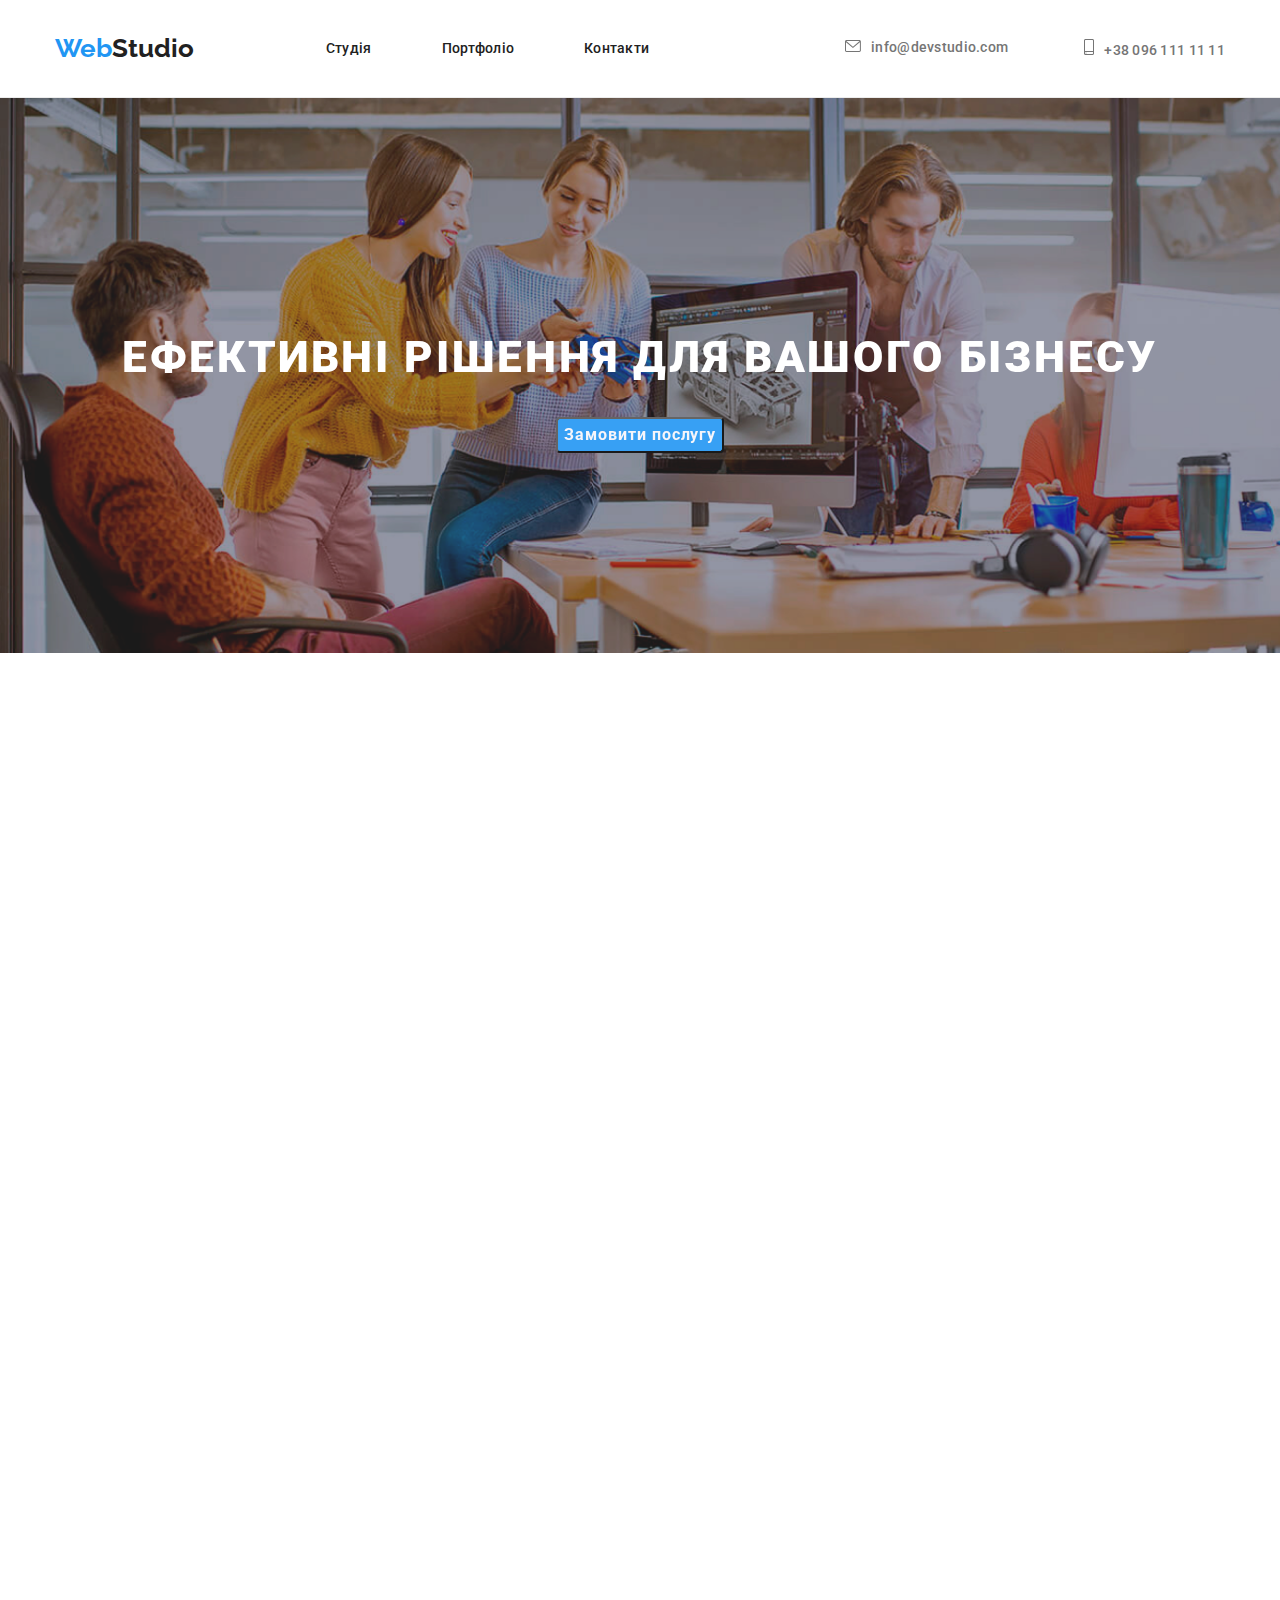
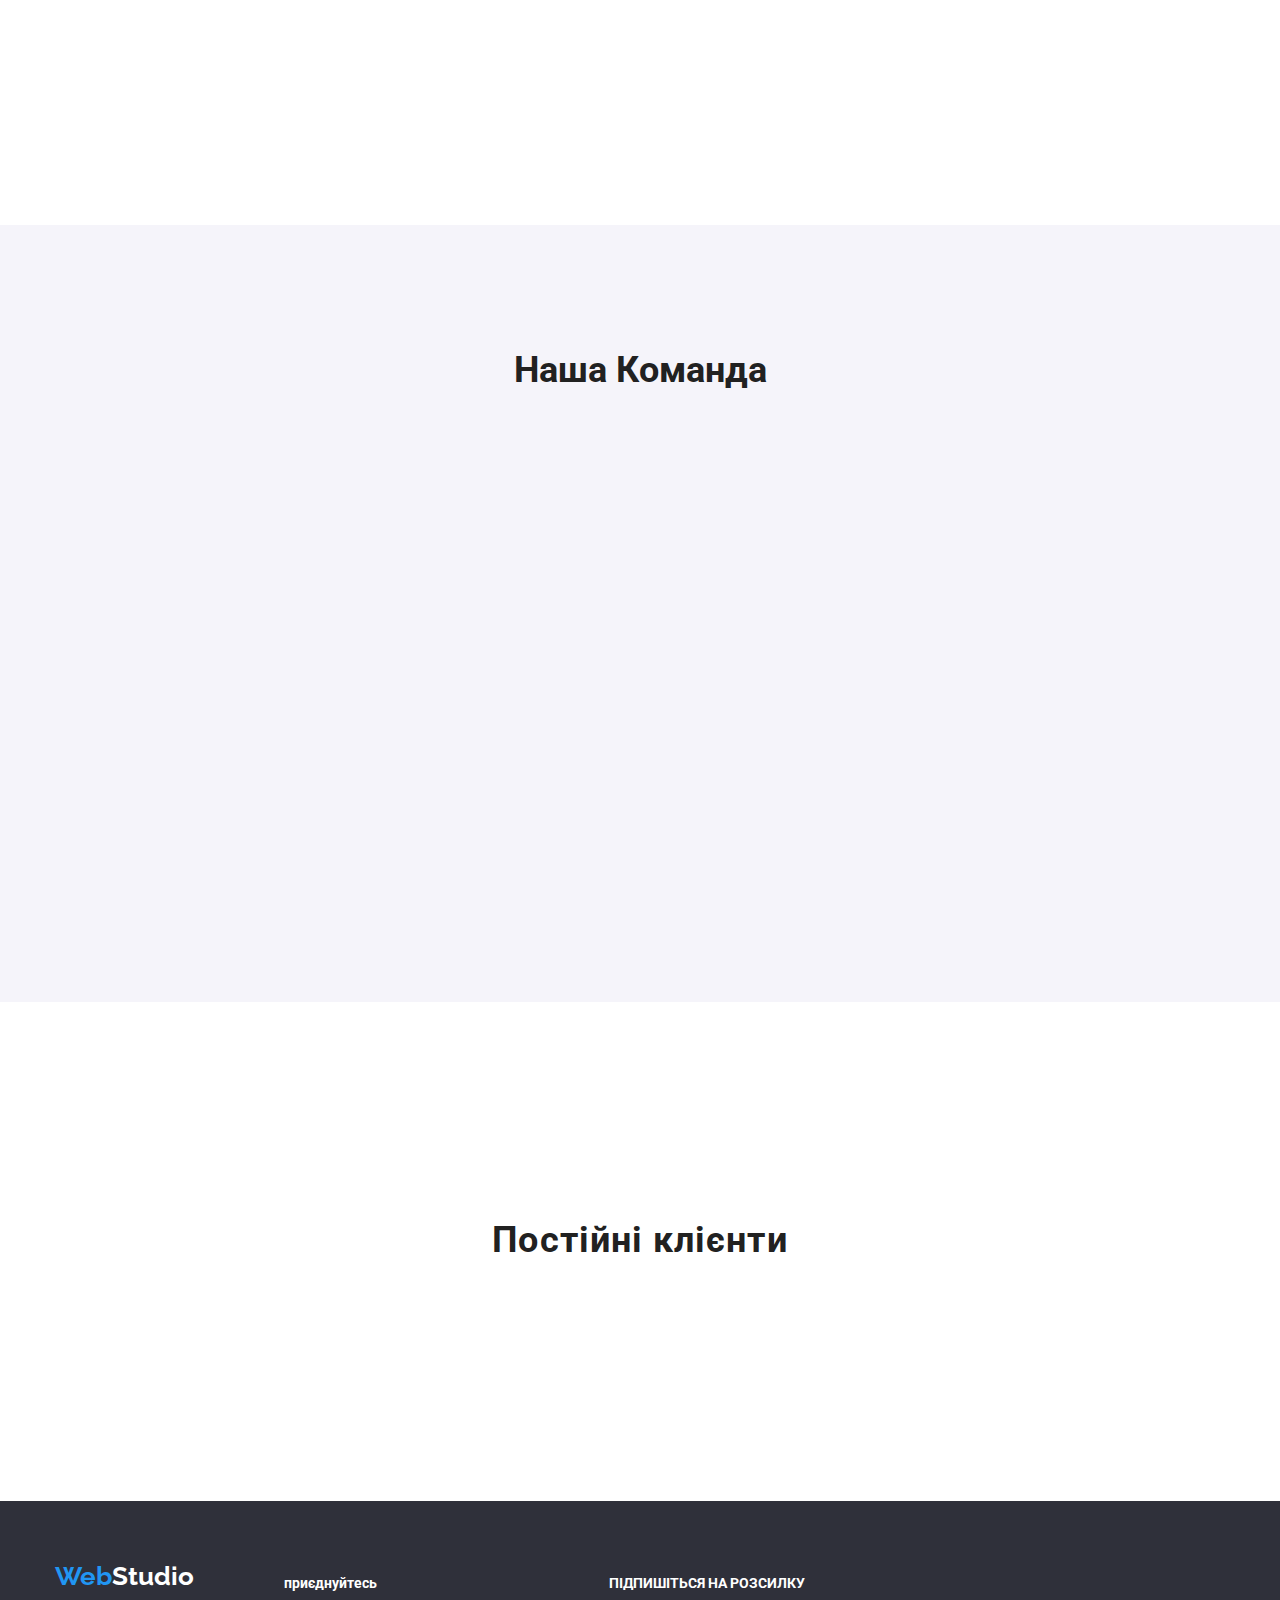
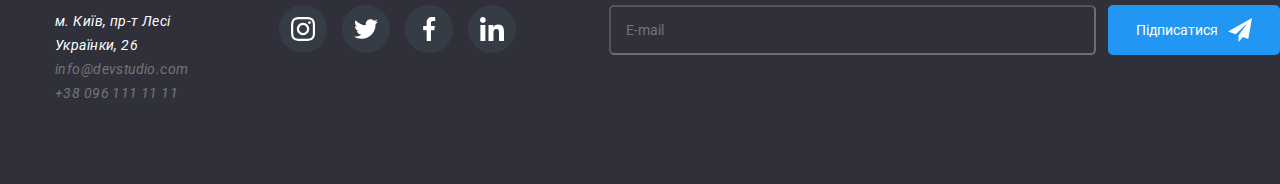
<file: index.html>
<!DOCTYPE html>
<html lang="en">

<head>
  <meta charset="UTF-8" />
  <meta name="viewport" content="width=device-width, initial-scale=1.0" />
  <title>WebStudio</title>
  <link rel="preconnect" href="https://fonts.googleapis.com">
  <link rel="preconnect" href="https://fonts.gstatic.com" crossorigin>
  <link href="https://fonts.googleapis.com/css2?family=Raleway:wght@700&family=Roboto:wght@400;500;700;900&display=swap"
    rel="stylesheet">
  <link rel="stylesheet" href="normalize.css">
  <link href="https://unpkg.com/aos@2.3.1/dist/aos.css" rel="stylesheet">
  <link rel="stylesheet" href="style.css" />
</head>

<body>
  <header class="header">
    <div class="container">
      <div class="flex-container">
        <a class="logo" href="index.html"><span class="blue">Web</span>Studio</a>
        <nav class="navigation">
          <ul class="navigation-list">
            <li class="navigation-item">
              <a class="navigation-link" href="index.html">
                Студія

              </a>
            </li>
            <li class="navigation-item">
              <a class="navigation-link" href="portfolio.html">Портфоліо</a>
            </li>
            <li class="navigation-item">
              <a class="navigation-link" href="#">Контакти</a>
            </li>
          </ul>
        </nav>
        <ul class="contacts">
          <li class="contacts-item">
            <a class="contacts-link" href="mailto:info@devstudio.com"><svg class="icon-header-mail">
                <use xlink:href="#icon-envelope">
                  <symbol id="icon-envelope" viewBox="0 0 43 32">
                    <path
                      d="M38.667 0h-34.667c-2.206 0-4 1.794-4 4v24c0 2.206 1.794 4 4 4h34.667c2.206 0 4-1.794 4-4v-24c0-2.206-1.794-4-4-4zM38.667 2.667c0.181 0 0.353 0.038 0.511 0.103l-17.844 15.466-17.844-15.466c0.158-0.066 0.33-0.103 0.511-0.103h34.667zM38.667 29.333h-34.667c-0.736 0-1.333-0.598-1.333-1.333v-22.413l17.793 15.421c0.251 0.217 0.563 0.326 0.874 0.326s0.622-0.108 0.874-0.326l17.793-15.421v22.413c0 0.736-0.598 1.333-1.333 1.333z">
                    </path>
                  </symbol>
                </use>
              </svg>info@devstudio.com</a>
          </li>
          <li class="contacts-item">
            <a class="contacts-link" href="tel:+380961111111"><svg class="icon-header">
                <use xlink:href="#icon-smartphone">
                  <symbol id="icon-smartphone" viewBox="0 0 20 32">
                    <path
                      d="M17 0h-14c-1.654 0-3 1.346-3 3v26c0 1.654 1.346 3 3 3h14c1.654 0 3-1.346 3-3v-26c0-1.654-1.346-3-3-3zM3 2h14c0.552 0 1 0.448 1 1v21h-16v-21c0-0.552 0.448-1 1-1zM17 30h-14c-0.552 0-1-0.448-1-1v-3h16v3c0 0.552-0.448 1-1 1z">
                    </path>
                    <path
                      d="M4.707 27.478c0.391 0.365 0.391 0.956 0 1.321s-1.024 0.365-1.414 0c-0.391-0.365-0.391-0.956 0-1.321s1.024-0.365 1.414 0z">
                    </path>
                  </symbol>
                </use>
              </svg>+38 096 111 11 11</a>
          </li>
        </ul>
      </div>
    </div>
    </div>

  </header>
  <!-- main -->
  <main>

    <section class="hero"
    id="hero">
      <div class="container">
        <h1 class="hero-title"
        data-aos="fade-left">Ефективні рішення для вашого бізнесу</h1>
        <div class="hero-modal">
          <button data-modal-open class="hero-btn"
          data-aos="flip-right">Замовити послугу</button>
        </div>

       
      </div>
    </section>
    <section class="info">
      <div class="container">
        <ul class="info-list">
          <li class="list-item" data-aos="fade-left">
            <h4 class="list-title">УВАГА ДО ДЕТАЛЕЙ</h4>
            <p class="list-text">
              Ідейні міркування, і навіть початок <br />повсякденної роботи з
              формування <br />позиції.
            </p>
          </li>
          <li class="list-item" data-aos="fade-down">
            <h4 class="list-title">ПУНКТУАЛЬНІСТЬ</h4>
            <p class="list-text">
              Завдання організації, особливо рамки <br />
              і місце навчання кадрів тягне у себе.
            </p>
          </li>
          <li class="list-item" data-aos="fade-up">
            <h4 class="list-title">ПЛАНУВАННЯ</h4>
            <p class="list-text">
              Так само консультація з широким <br />активом значною мірою
              зумовлює.
            </p>
          </li>
          <li class="list-item" data-aos="fade-right">
            <h4 class="list-title">СУЧАСНІ ТЕХНОЛОГІЇ</h4>
            <p class="list-text">
              Значимість цих проблем настільки <br />очевидна, що реалізація
              планових <br />завдань.
            </p>
          </li>
        </ul>
      </div>
    </section>
    <section class="what-we-work">
      <div class="container">
        <h2 class="work-title"  data-aos="flip-up">Чим ми займаємось</h2>
        <article class="what-we-work-img">
          <div class="what-we-work-img-div" data-aos="flip-right">
            <img class="work-img" src="img/box1.jpg" alt="фото1">
            <p class="work-text">Дестопні Додатки</p>
          </div>
          <div class="what-we-work-img-div" data-aos="flip-left">
            <img class="work-img" src="img/box2.png" alt="фото2">
            <p class="work-text">Мобільні Додатки</p>
          </div>
          <div class="what-we-work-img-div" data-aos="flip-down">
            <img class="work-img" src="img/box3.png" alt="фото3">
            <p class="work-text">Дизайнерські рішення</p>
          </div>
        </article>
      </div>
    </section>
    <section class="our-team">
      <div class="container">
        <h2 class="our-team-title">Наша Команда</h2>
        <article class="our-team-list">
          <figure class="our-team-item" data-aos="fade-right"
          data-aos-offset="300"
          data-aos-easing="ease-in-sine">
            <img src="img/img1.jpg" alt="фото4" width="200">
            <figcaption class="our-team-worker-description">
              <h3>Ігор дем'яненко</h3>
              <p>Product Designer</p>
            </figcaption>
            <div class="our-team-div-svg">
              <ul class="social-icon-list">
                <li class="social-icon-list-item">
                  <a class="social-team-link" href="https://www.instagram.com" target="_blank"><svg
                      class="our-team-svg">
                      <use xlink:href="#icon-instagram">
                        <symbol id="icon-instagram" viewBox="0 0 32 32">
                          <path
                            d="M31.969 9.408c-0.075-1.7-0.35-2.869-0.744-3.882-0.406-1.075-1.032-2.038-1.851-2.838-0.8-0.813-1.769-1.444-2.832-1.844-1.019-0.394-2.182-0.669-3.882-0.744-1.713-0.081-2.257-0.1-6.601-0.1s-4.888 0.019-6.595 0.094c-1.7 0.075-2.869 0.35-3.882 0.744-1.075 0.406-2.038 1.031-2.838 1.85-0.813 0.8-1.444 1.769-1.844 2.832-0.394 1.019-0.669 2.182-0.744 3.882-0.081 1.713-0.1 2.257-0.1 6.601s0.019 4.888 0.094 6.595c0.075 1.7 0.35 2.869 0.744 3.882 0.406 1.075 1.038 2.038 1.85 2.838 0.8 0.813 1.769 1.444 2.832 1.844 1.019 0.394 2.182 0.669 3.882 0.744 1.706 0.075 2.25 0.094 6.595 0.094s4.888-0.019 6.595-0.094c1.7-0.075 2.869-0.35 3.882-0.744 2.151-0.832 3.851-2.532 4.682-4.682 0.394-1.019 0.669-2.182 0.744-3.882 0.075-1.707 0.094-2.251 0.094-6.595s-0.006-4.888-0.081-6.595zM29.087 22.473c-0.069 1.563-0.331 2.407-0.55 2.969-0.538 1.394-1.644 2.5-3.038 3.038-0.563 0.219-1.413 0.481-2.969 0.55-1.688 0.075-2.194 0.094-6.464 0.094s-4.782-0.019-6.464-0.094c-1.563-0.069-2.407-0.331-2.969-0.55-0.694-0.256-1.325-0.663-1.838-1.194-0.531-0.519-0.938-1.144-1.194-1.838-0.219-0.563-0.481-1.413-0.55-2.969-0.075-1.688-0.094-2.194-0.094-6.464s0.019-4.782 0.094-6.464c0.069-1.563 0.331-2.407 0.55-2.969 0.256-0.694 0.663-1.325 1.2-1.838 0.519-0.531 1.144-0.938 1.838-1.194 0.563-0.219 1.413-0.481 2.969-0.55 1.688-0.075 2.194-0.094 6.464-0.094 4.276 0 4.782 0.019 6.464 0.094 1.563 0.069 2.407 0.331 2.969 0.55 0.694 0.256 1.325 0.662 1.838 1.194 0.531 0.519 0.938 1.144 1.194 1.838 0.219 0.563 0.481 1.413 0.55 2.969 0.075 1.688 0.094 2.194 0.094 6.464s-0.019 4.77-0.094 6.458z">
                          </path>
                          <path
                            d="M16.059 7.783c-4.538 0-8.22 3.682-8.22 8.22s3.682 8.22 8.22 8.22c4.539 0 8.22-3.682 8.22-8.22s-3.682-8.22-8.22-8.22zM16.059 21.335c-2.944 0-5.332-2.388-5.332-5.332s2.388-5.332 5.332-5.332c2.944 0 5.332 2.388 5.332 5.332s-2.388 5.332-5.332 5.332z">
                          </path>
                          <path
                            d="M26.524 7.458c0 1.060-0.859 1.919-1.919 1.919s-1.919-0.859-1.919-1.919c0-1.060 0.859-1.919 1.919-1.919s1.919 0.859 1.919 1.919z">
                          </path>
                        </symbol>
                      </use>
                    </svg></a>
                </li>
                <li class="social-icon-list-item">
                  <a class="social-team-link" href="">
                    <svg class="our-team-svg">
                      <use xlink:href="#icon-twitter-1-1"></use>
                      <symbol id="icon-twitter-1-1" viewBox="0 0 32 32">
                        <path
                          d="M32 6.078c-1.19 0.522-2.458 0.868-3.78 1.036 1.36-0.812 2.398-2.088 2.886-3.626-1.268 0.756-2.668 1.29-4.16 1.588-1.204-1.282-2.92-2.076-4.792-2.076-3.632 0-6.556 2.948-6.556 6.562 0 0.52 0.044 1.020 0.152 1.496-5.454-0.266-10.28-2.88-13.522-6.862-0.566 0.982-0.898 2.106-0.898 3.316 0 2.272 1.17 4.286 2.914 5.452-1.054-0.020-2.088-0.326-2.964-0.808 0 0.020 0 0.046 0 0.072 0 3.188 2.274 5.836 5.256 6.446-0.534 0.146-1.116 0.216-1.72 0.216-0.42 0-0.844-0.024-1.242-0.112 0.85 2.598 3.262 4.508 6.13 4.57-2.232 1.746-5.066 2.798-8.134 2.798-0.538 0-1.054-0.024-1.57-0.090 2.906 1.874 6.35 2.944 10.064 2.944 12.072 0 18.672-10 18.672-18.668 0-0.29-0.010-0.57-0.024-0.848 1.302-0.924 2.396-2.078 3.288-3.406z">
                        </path>
                      </symbol>
                    </svg>
                  </a>
                </li>
                <li class="social-icon-list-item">
                  <a class="social-team-link" href=""> <svg class="our-team-svg">
                      <use xlink:href="#icon-facebook-1-1"></use>
                      <symbol id="icon-facebook-1-1" viewBox="0 0 32 32">
                        <path
                          d="M21.329 5.313h2.921v-5.088c-0.504-0.069-2.237-0.225-4.256-0.225-4.212 0-7.097 2.649-7.097 7.519v4.481h-4.648v5.688h4.648v14.312h5.699v-14.311h4.46l0.708-5.688h-5.169v-3.919c0.001-1.644 0.444-2.769 2.735-2.769z">
                        </path>
                      </symbol>
                    </svg></a>
                </li>
                <li class="social-icon-list-item">
                  <a class="social-team-link" href=""><svg class="our-team-svg">
                      <use xlink:href="#icon-linkedin-1-1"></use>
                      <symbol id="icon-linkedin-1-1" viewBox="0 0 32 32">
                        <path
                          d="M31.992 32v-0.001h0.008v-11.736c0-5.741-1.236-10.164-7.948-10.164-3.227 0-5.392 1.771-6.276 3.449h-0.093v-2.913h-6.364v21.364h6.627v-10.579c0-2.785 0.528-5.479 3.977-5.479 3.399 0 3.449 3.179 3.449 5.657v10.401h6.62z">
                        </path>
                        <path d="M0.528 10.636h6.635v21.364h-6.635v-21.364z"></path>
                        <path
                          d="M3.843 0c-2.121 0-3.843 1.721-3.843 3.843s1.721 3.879 3.843 3.879c2.121 0 3.843-1.757 3.843-3.879-0.001-2.121-1.723-3.843-3.843-3.843v0z">
                        </path>
                      </symbol>
                    </svg></a>
                </li>
              </ul>
            </div>
          </figure>


          <figure class="our-team-item" data-aos="fade-up"
          data-aos-offset="300"
          data-aos-easing="ease-in-sine">
            <img src="img/img2.jpg" alt="фото5" width="200">
            <figcaption class="our-team-worker-description">
              <h3>Ольга Рєпіна</h3>
              <p>Frontend Developer</p>
            </figcaption>
            <div class="our-team-div-svg">
              <ul class="social-icon-list">
                <li class="social-icon-list-item">
                  <a class="social-team-link" href="https://www.instagram.com" target="_blank"><svg
                      class="our-team-svg">
                      <use xlink:href="#icon-instagram">
                        <symbol id="icon-instagram" viewBox="0 0 32 32">
                          <path
                            d="M31.969 9.408c-0.075-1.7-0.35-2.869-0.744-3.882-0.406-1.075-1.032-2.038-1.851-2.838-0.8-0.813-1.769-1.444-2.832-1.844-1.019-0.394-2.182-0.669-3.882-0.744-1.713-0.081-2.257-0.1-6.601-0.1s-4.888 0.019-6.595 0.094c-1.7 0.075-2.869 0.35-3.882 0.744-1.075 0.406-2.038 1.031-2.838 1.85-0.813 0.8-1.444 1.769-1.844 2.832-0.394 1.019-0.669 2.182-0.744 3.882-0.081 1.713-0.1 2.257-0.1 6.601s0.019 4.888 0.094 6.595c0.075 1.7 0.35 2.869 0.744 3.882 0.406 1.075 1.038 2.038 1.85 2.838 0.8 0.813 1.769 1.444 2.832 1.844 1.019 0.394 2.182 0.669 3.882 0.744 1.706 0.075 2.25 0.094 6.595 0.094s4.888-0.019 6.595-0.094c1.7-0.075 2.869-0.35 3.882-0.744 2.151-0.832 3.851-2.532 4.682-4.682 0.394-1.019 0.669-2.182 0.744-3.882 0.075-1.707 0.094-2.251 0.094-6.595s-0.006-4.888-0.081-6.595zM29.087 22.473c-0.069 1.563-0.331 2.407-0.55 2.969-0.538 1.394-1.644 2.5-3.038 3.038-0.563 0.219-1.413 0.481-2.969 0.55-1.688 0.075-2.194 0.094-6.464 0.094s-4.782-0.019-6.464-0.094c-1.563-0.069-2.407-0.331-2.969-0.55-0.694-0.256-1.325-0.663-1.838-1.194-0.531-0.519-0.938-1.144-1.194-1.838-0.219-0.563-0.481-1.413-0.55-2.969-0.075-1.688-0.094-2.194-0.094-6.464s0.019-4.782 0.094-6.464c0.069-1.563 0.331-2.407 0.55-2.969 0.256-0.694 0.663-1.325 1.2-1.838 0.519-0.531 1.144-0.938 1.838-1.194 0.563-0.219 1.413-0.481 2.969-0.55 1.688-0.075 2.194-0.094 6.464-0.094 4.276 0 4.782 0.019 6.464 0.094 1.563 0.069 2.407 0.331 2.969 0.55 0.694 0.256 1.325 0.662 1.838 1.194 0.531 0.519 0.938 1.144 1.194 1.838 0.219 0.563 0.481 1.413 0.55 2.969 0.075 1.688 0.094 2.194 0.094 6.464s-0.019 4.77-0.094 6.458z">
                          </path>
                          <path
                            d="M16.059 7.783c-4.538 0-8.22 3.682-8.22 8.22s3.682 8.22 8.22 8.22c4.539 0 8.22-3.682 8.22-8.22s-3.682-8.22-8.22-8.22zM16.059 21.335c-2.944 0-5.332-2.388-5.332-5.332s2.388-5.332 5.332-5.332c2.944 0 5.332 2.388 5.332 5.332s-2.388 5.332-5.332 5.332z">
                          </path>
                          <path
                            d="M26.524 7.458c0 1.060-0.859 1.919-1.919 1.919s-1.919-0.859-1.919-1.919c0-1.060 0.859-1.919 1.919-1.919s1.919 0.859 1.919 1.919z">
                          </path>
                        </symbol>
                      </use>
                    </svg></a>
                </li>
                <li class="social-icon-list-item">
                  <a class="social-team-link" href="">
                    <svg class="our-team-svg">
                      <use xlink:href="#icon-twitter-1-1"></use>
                      <symbol id="icon-twitter-1-1" viewBox="0 0 32 32">
                        <path
                          d="M32 6.078c-1.19 0.522-2.458 0.868-3.78 1.036 1.36-0.812 2.398-2.088 2.886-3.626-1.268 0.756-2.668 1.29-4.16 1.588-1.204-1.282-2.92-2.076-4.792-2.076-3.632 0-6.556 2.948-6.556 6.562 0 0.52 0.044 1.020 0.152 1.496-5.454-0.266-10.28-2.88-13.522-6.862-0.566 0.982-0.898 2.106-0.898 3.316 0 2.272 1.17 4.286 2.914 5.452-1.054-0.020-2.088-0.326-2.964-0.808 0 0.020 0 0.046 0 0.072 0 3.188 2.274 5.836 5.256 6.446-0.534 0.146-1.116 0.216-1.72 0.216-0.42 0-0.844-0.024-1.242-0.112 0.85 2.598 3.262 4.508 6.13 4.57-2.232 1.746-5.066 2.798-8.134 2.798-0.538 0-1.054-0.024-1.57-0.090 2.906 1.874 6.35 2.944 10.064 2.944 12.072 0 18.672-10 18.672-18.668 0-0.29-0.010-0.57-0.024-0.848 1.302-0.924 2.396-2.078 3.288-3.406z">
                        </path>
                      </symbol>
                    </svg>
                  </a>
                </li>
                <li class="social-icon-list-item">
                  <a class="social-team-link" href=""> <svg class="our-team-svg">
                      <use xlink:href="#icon-facebook-1-1"></use>
                      <symbol id="icon-facebook-1-1" viewBox="0 0 32 32">
                        <path
                          d="M21.329 5.313h2.921v-5.088c-0.504-0.069-2.237-0.225-4.256-0.225-4.212 0-7.097 2.649-7.097 7.519v4.481h-4.648v5.688h4.648v14.312h5.699v-14.311h4.46l0.708-5.688h-5.169v-3.919c0.001-1.644 0.444-2.769 2.735-2.769z">
                        </path>
                      </symbol>
                    </svg></a>
                </li>
                <li class="social-icon-list-item">
                  <a class="social-team-link" href=""><svg class="our-team-svg">
                      <use xlink:href="#icon-linkedin-1-1"></use>
                      <symbol id="icon-linkedin-1-1" viewBox="0 0 32 32">
                        <path
                          d="M31.992 32v-0.001h0.008v-11.736c0-5.741-1.236-10.164-7.948-10.164-3.227 0-5.392 1.771-6.276 3.449h-0.093v-2.913h-6.364v21.364h6.627v-10.579c0-2.785 0.528-5.479 3.977-5.479 3.399 0 3.449 3.179 3.449 5.657v10.401h6.62z">
                        </path>
                        <path d="M0.528 10.636h6.635v21.364h-6.635v-21.364z"></path>
                        <path
                          d="M3.843 0c-2.121 0-3.843 1.721-3.843 3.843s1.721 3.879 3.843 3.879c2.121 0 3.843-1.757 3.843-3.879-0.001-2.121-1.723-3.843-3.843-3.843v0z">
                        </path>
                      </symbol>
                    </svg></a>
                </li>
              </ul>
            </div>
          </figure>
          <figure class="our-team-item" data-aos="fade-down"
          data-aos-offset="300"
          data-aos-easing="ease-in-sine">
            <img src="img/img3.jpg" alt="фото6" width="200">
            <figcaption class="our-team-worker-description">
              <h3>Микола Тарасов</h3>
              <p>Marketing</p>
            </figcaption>
            <div class="our-team-div-svg">
              <ul class="social-icon-list">
                <li class="social-icon-list-item">
                  <a class="social-team-link" href="https://www.instagram.com" target="_blank"><svg
                      class="our-team-svg">
                      <use xlink:href="#icon-instagram">
                        <symbol id="icon-instagram" viewBox="0 0 32 32">
                          <path
                            d="M31.969 9.408c-0.075-1.7-0.35-2.869-0.744-3.882-0.406-1.075-1.032-2.038-1.851-2.838-0.8-0.813-1.769-1.444-2.832-1.844-1.019-0.394-2.182-0.669-3.882-0.744-1.713-0.081-2.257-0.1-6.601-0.1s-4.888 0.019-6.595 0.094c-1.7 0.075-2.869 0.35-3.882 0.744-1.075 0.406-2.038 1.031-2.838 1.85-0.813 0.8-1.444 1.769-1.844 2.832-0.394 1.019-0.669 2.182-0.744 3.882-0.081 1.713-0.1 2.257-0.1 6.601s0.019 4.888 0.094 6.595c0.075 1.7 0.35 2.869 0.744 3.882 0.406 1.075 1.038 2.038 1.85 2.838 0.8 0.813 1.769 1.444 2.832 1.844 1.019 0.394 2.182 0.669 3.882 0.744 1.706 0.075 2.25 0.094 6.595 0.094s4.888-0.019 6.595-0.094c1.7-0.075 2.869-0.35 3.882-0.744 2.151-0.832 3.851-2.532 4.682-4.682 0.394-1.019 0.669-2.182 0.744-3.882 0.075-1.707 0.094-2.251 0.094-6.595s-0.006-4.888-0.081-6.595zM29.087 22.473c-0.069 1.563-0.331 2.407-0.55 2.969-0.538 1.394-1.644 2.5-3.038 3.038-0.563 0.219-1.413 0.481-2.969 0.55-1.688 0.075-2.194 0.094-6.464 0.094s-4.782-0.019-6.464-0.094c-1.563-0.069-2.407-0.331-2.969-0.55-0.694-0.256-1.325-0.663-1.838-1.194-0.531-0.519-0.938-1.144-1.194-1.838-0.219-0.563-0.481-1.413-0.55-2.969-0.075-1.688-0.094-2.194-0.094-6.464s0.019-4.782 0.094-6.464c0.069-1.563 0.331-2.407 0.55-2.969 0.256-0.694 0.663-1.325 1.2-1.838 0.519-0.531 1.144-0.938 1.838-1.194 0.563-0.219 1.413-0.481 2.969-0.55 1.688-0.075 2.194-0.094 6.464-0.094 4.276 0 4.782 0.019 6.464 0.094 1.563 0.069 2.407 0.331 2.969 0.55 0.694 0.256 1.325 0.662 1.838 1.194 0.531 0.519 0.938 1.144 1.194 1.838 0.219 0.563 0.481 1.413 0.55 2.969 0.075 1.688 0.094 2.194 0.094 6.464s-0.019 4.77-0.094 6.458z">
                          </path>
                          <path
                            d="M16.059 7.783c-4.538 0-8.22 3.682-8.22 8.22s3.682 8.22 8.22 8.22c4.539 0 8.22-3.682 8.22-8.22s-3.682-8.22-8.22-8.22zM16.059 21.335c-2.944 0-5.332-2.388-5.332-5.332s2.388-5.332 5.332-5.332c2.944 0 5.332 2.388 5.332 5.332s-2.388 5.332-5.332 5.332z">
                          </path>
                          <path
                            d="M26.524 7.458c0 1.060-0.859 1.919-1.919 1.919s-1.919-0.859-1.919-1.919c0-1.060 0.859-1.919 1.919-1.919s1.919 0.859 1.919 1.919z">
                          </path>
                        </symbol>
                      </use>
                    </svg></a>
                </li>
                <li class="social-icon-list-item">
                  <a class="social-team-link" href="">
                    <svg class="our-team-svg">
                      <use xlink:href="#icon-twitter-1-1"></use>
                      <symbol id="icon-twitter-1-1" viewBox="0 0 32 32">
                        <path
                          d="M32 6.078c-1.19 0.522-2.458 0.868-3.78 1.036 1.36-0.812 2.398-2.088 2.886-3.626-1.268 0.756-2.668 1.29-4.16 1.588-1.204-1.282-2.92-2.076-4.792-2.076-3.632 0-6.556 2.948-6.556 6.562 0 0.52 0.044 1.020 0.152 1.496-5.454-0.266-10.28-2.88-13.522-6.862-0.566 0.982-0.898 2.106-0.898 3.316 0 2.272 1.17 4.286 2.914 5.452-1.054-0.020-2.088-0.326-2.964-0.808 0 0.020 0 0.046 0 0.072 0 3.188 2.274 5.836 5.256 6.446-0.534 0.146-1.116 0.216-1.72 0.216-0.42 0-0.844-0.024-1.242-0.112 0.85 2.598 3.262 4.508 6.13 4.57-2.232 1.746-5.066 2.798-8.134 2.798-0.538 0-1.054-0.024-1.57-0.090 2.906 1.874 6.35 2.944 10.064 2.944 12.072 0 18.672-10 18.672-18.668 0-0.29-0.010-0.57-0.024-0.848 1.302-0.924 2.396-2.078 3.288-3.406z">
                        </path>
                      </symbol>
                    </svg>
                  </a>
                </li>
                <li class="social-icon-list-item">
                  <a class="social-team-link" href=""> <svg class="our-team-svg">
                      <use xlink:href="#icon-facebook-1-1"></use>
                      <symbol id="icon-facebook-1-1" viewBox="0 0 32 32">
                        <path
                          d="M21.329 5.313h2.921v-5.088c-0.504-0.069-2.237-0.225-4.256-0.225-4.212 0-7.097 2.649-7.097 7.519v4.481h-4.648v5.688h4.648v14.312h5.699v-14.311h4.46l0.708-5.688h-5.169v-3.919c0.001-1.644 0.444-2.769 2.735-2.769z">
                        </path>
                      </symbol>
                    </svg></a>
                </li>
                <li class="social-icon-list-item">
                  <a class="social-team-link" href=""><svg class="our-team-svg">
                      <use xlink:href="#icon-linkedin-1-1"></use>
                      <symbol id="icon-linkedin-1-1" viewBox="0 0 32 32">
                        <path
                          d="M31.992 32v-0.001h0.008v-11.736c0-5.741-1.236-10.164-7.948-10.164-3.227 0-5.392 1.771-6.276 3.449h-0.093v-2.913h-6.364v21.364h6.627v-10.579c0-2.785 0.528-5.479 3.977-5.479 3.399 0 3.449 3.179 3.449 5.657v10.401h6.62z">
                        </path>
                        <path d="M0.528 10.636h6.635v21.364h-6.635v-21.364z"></path>
                        <path
                          d="M3.843 0c-2.121 0-3.843 1.721-3.843 3.843s1.721 3.879 3.843 3.879c2.121 0 3.843-1.757 3.843-3.879-0.001-2.121-1.723-3.843-3.843-3.843v0z">
                        </path>
                      </symbol>
                    </svg></a>
                </li>
              </ul>
            </div>
          </figure>
          <figure class="our-team-item" data-aos="fade-left"
          data-aos-offset="300"
          data-aos-easing="ease-in-sine">
            <img src="img/img4.jpg" alt="фото7" width="200">
            <figcaption class="our-team-worker-description">
              <h3>Михайло Ермаков</h3>
              <p>UI Designer</p>
            </figcaption>
            <div class="our-team-div-svg">
              <ul class="social-icon-list">
                <li class="social-icon-list-item">
                  <a class="social-team-link" href="https://www.instagram.com" target="_blank"><svg
                      class="our-team-svg">
                      <use xlink:href="#icon-instagram">
                        <symbol id="icon-instagram" viewBox="0 0 32 32">
                          <path
                            d="M31.969 9.408c-0.075-1.7-0.35-2.869-0.744-3.882-0.406-1.075-1.032-2.038-1.851-2.838-0.8-0.813-1.769-1.444-2.832-1.844-1.019-0.394-2.182-0.669-3.882-0.744-1.713-0.081-2.257-0.1-6.601-0.1s-4.888 0.019-6.595 0.094c-1.7 0.075-2.869 0.35-3.882 0.744-1.075 0.406-2.038 1.031-2.838 1.85-0.813 0.8-1.444 1.769-1.844 2.832-0.394 1.019-0.669 2.182-0.744 3.882-0.081 1.713-0.1 2.257-0.1 6.601s0.019 4.888 0.094 6.595c0.075 1.7 0.35 2.869 0.744 3.882 0.406 1.075 1.038 2.038 1.85 2.838 0.8 0.813 1.769 1.444 2.832 1.844 1.019 0.394 2.182 0.669 3.882 0.744 1.706 0.075 2.25 0.094 6.595 0.094s4.888-0.019 6.595-0.094c1.7-0.075 2.869-0.35 3.882-0.744 2.151-0.832 3.851-2.532 4.682-4.682 0.394-1.019 0.669-2.182 0.744-3.882 0.075-1.707 0.094-2.251 0.094-6.595s-0.006-4.888-0.081-6.595zM29.087 22.473c-0.069 1.563-0.331 2.407-0.55 2.969-0.538 1.394-1.644 2.5-3.038 3.038-0.563 0.219-1.413 0.481-2.969 0.55-1.688 0.075-2.194 0.094-6.464 0.094s-4.782-0.019-6.464-0.094c-1.563-0.069-2.407-0.331-2.969-0.55-0.694-0.256-1.325-0.663-1.838-1.194-0.531-0.519-0.938-1.144-1.194-1.838-0.219-0.563-0.481-1.413-0.55-2.969-0.075-1.688-0.094-2.194-0.094-6.464s0.019-4.782 0.094-6.464c0.069-1.563 0.331-2.407 0.55-2.969 0.256-0.694 0.663-1.325 1.2-1.838 0.519-0.531 1.144-0.938 1.838-1.194 0.563-0.219 1.413-0.481 2.969-0.55 1.688-0.075 2.194-0.094 6.464-0.094 4.276 0 4.782 0.019 6.464 0.094 1.563 0.069 2.407 0.331 2.969 0.55 0.694 0.256 1.325 0.662 1.838 1.194 0.531 0.519 0.938 1.144 1.194 1.838 0.219 0.563 0.481 1.413 0.55 2.969 0.075 1.688 0.094 2.194 0.094 6.464s-0.019 4.77-0.094 6.458z">
                          </path>
                          <path
                            d="M16.059 7.783c-4.538 0-8.22 3.682-8.22 8.22s3.682 8.22 8.22 8.22c4.539 0 8.22-3.682 8.22-8.22s-3.682-8.22-8.22-8.22zM16.059 21.335c-2.944 0-5.332-2.388-5.332-5.332s2.388-5.332 5.332-5.332c2.944 0 5.332 2.388 5.332 5.332s-2.388 5.332-5.332 5.332z">
                          </path>
                          <path
                            d="M26.524 7.458c0 1.060-0.859 1.919-1.919 1.919s-1.919-0.859-1.919-1.919c0-1.060 0.859-1.919 1.919-1.919s1.919 0.859 1.919 1.919z">
                          </path>
                        </symbol>
                      </use>
                    </svg></a>
                </li>
                <li class="social-icon-list-item">
                  <a class="social-team-link" href="">
                    <svg class="our-team-svg">
                      <use xlink:href="#icon-twitter-1-1"></use>
                      <symbol id="icon-twitter-1-1" viewBox="0 0 32 32">
                        <path
                          d="M32 6.078c-1.19 0.522-2.458 0.868-3.78 1.036 1.36-0.812 2.398-2.088 2.886-3.626-1.268 0.756-2.668 1.29-4.16 1.588-1.204-1.282-2.92-2.076-4.792-2.076-3.632 0-6.556 2.948-6.556 6.562 0 0.52 0.044 1.020 0.152 1.496-5.454-0.266-10.28-2.88-13.522-6.862-0.566 0.982-0.898 2.106-0.898 3.316 0 2.272 1.17 4.286 2.914 5.452-1.054-0.020-2.088-0.326-2.964-0.808 0 0.020 0 0.046 0 0.072 0 3.188 2.274 5.836 5.256 6.446-0.534 0.146-1.116 0.216-1.72 0.216-0.42 0-0.844-0.024-1.242-0.112 0.85 2.598 3.262 4.508 6.13 4.57-2.232 1.746-5.066 2.798-8.134 2.798-0.538 0-1.054-0.024-1.57-0.090 2.906 1.874 6.35 2.944 10.064 2.944 12.072 0 18.672-10 18.672-18.668 0-0.29-0.010-0.57-0.024-0.848 1.302-0.924 2.396-2.078 3.288-3.406z">
                        </path>
                      </symbol>
                    </svg>
                  </a>
                </li>
                <li class="social-icon-list-item">
                  <a class="social-team-link" href=""> <svg class="our-team-svg">
                      <use xlink:href="#icon-facebook-1-1"></use>
                      <symbol id="icon-facebook-1-1" viewBox="0 0 32 32">
                        <path
                          d="M21.329 5.313h2.921v-5.088c-0.504-0.069-2.237-0.225-4.256-0.225-4.212 0-7.097 2.649-7.097 7.519v4.481h-4.648v5.688h4.648v14.312h5.699v-14.311h4.46l0.708-5.688h-5.169v-3.919c0.001-1.644 0.444-2.769 2.735-2.769z">
                        </path>
                      </symbol>
                    </svg></a>
                </li>
                <li class="social-icon-list-item">
                  <a class="social-team-link" href=""><svg class="our-team-svg">
                      <use xlink:href="#icon-linkedin-1-1"></use>
                      <symbol id="icon-linkedin-1-1" viewBox="0 0 32 32">
                        <path
                          d="M31.992 32v-0.001h0.008v-11.736c0-5.741-1.236-10.164-7.948-10.164-3.227 0-5.392 1.771-6.276 3.449h-0.093v-2.913h-6.364v21.364h6.627v-10.579c0-2.785 0.528-5.479 3.977-5.479 3.399 0 3.449 3.179 3.449 5.657v10.401h6.62z">
                        </path>
                        <path d="M0.528 10.636h6.635v21.364h-6.635v-21.364z"></path>
                        <path
                          d="M3.843 0c-2.121 0-3.843 1.721-3.843 3.843s1.721 3.879 3.843 3.879c2.121 0 3.843-1.757 3.843-3.879-0.001-2.121-1.723-3.843-3.843-3.843v0z">
                        </path>
                      </symbol>
                    </svg></a>
                </li>
              </ul>
            </div>
          </figure>
        </article>
      </div>
    </section>

    <section class="clients">
      <div class="container-clients">
        <h2 class="title-clients">Постійні клієнти</h2>
        <ul class="clients-list">
          <li class="clients-list-item" data-aos="zoom-out">
            <a class="clients-link" href="#"><svg class="item-svg">
                <use xlink:href="#icon-Logo-1">
                  <symbol id="icon-Logo-1" viewBox="0 0 57 32">
                    <path
                      d="M20.267 3.733l3.738 3.538-6.938-0.004v17.166h18.133v-6.564l3.733 3.534v-17.671h-18.667zM35.036 17.455l-10.597-10.032h10.597v10.032zM31.746 21.923h-11.81v-11.545h0.835v10.764h10.975v0.782zM22.725 26.72l-0.436 0.898-0.436-0.898h-0.366l0.637 1.198v0.698h0.331v-0.698l0.635-1.198h-0.365zM23.273 28.615l0.154-0.441h0.734l0.155 0.441h0.344l-0.717-1.896h-0.296l-0.716 1.896h0.342zM23.794 27.122l0.275 0.786h-0.549l0.275-0.786zM25.531 27.863c-0.048 0.073-0.072 0.153-0.072 0.241 0 0.16 0.056 0.29 0.168 0.389s0.263 0.148 0.451 0.148 0.349-0.051 0.484-0.152l0.107 0.126h0.367l-0.279-0.329c0.109-0.149 0.164-0.341 0.164-0.574h-0.275c0 0.128-0.026 0.243-0.079 0.348l-0.366-0.432 0.129-0.094c0.091-0.066 0.157-0.132 0.197-0.198s0.060-0.14 0.060-0.219c0-0.12-0.044-0.22-0.133-0.301s-0.201-0.122-0.339-0.122c-0.153 0-0.274 0.043-0.365 0.13s-0.135 0.203-0.135 0.352c0 0.061 0.014 0.124 0.043 0.189s0.081 0.144 0.155 0.237c-0.141 0.101-0.235 0.188-0.283 0.262zM26.386 28.282c-0.093 0.071-0.193 0.107-0.299 0.107-0.095 0-0.17-0.027-0.227-0.082s-0.085-0.126-0.085-0.214c0-0.102 0.052-0.192 0.156-0.271l0.040-0.029 0.414 0.488zM26.046 27.442c-0.089-0.11-0.134-0.202-0.134-0.275 0-0.063 0.018-0.116 0.055-0.158s0.085-0.063 0.147-0.063c0.057 0 0.105 0.018 0.142 0.053s0.056 0.077 0.056 0.126c0 0.075-0.027 0.136-0.081 0.184l-0.040 0.033-0.145 0.099zM29.132 28.472c0.13-0.114 0.205-0.272 0.224-0.474h-0.328c-0.017 0.135-0.059 0.232-0.124 0.29s-0.162 0.087-0.292 0.087c-0.142 0-0.249-0.054-0.323-0.161s-0.109-0.264-0.109-0.469v-0.168c0.002-0.202 0.041-0.355 0.117-0.46s0.188-0.158 0.331-0.158c0.123 0 0.217 0.030 0.28 0.091s0.104 0.158 0.12 0.294h0.328c-0.021-0.207-0.095-0.368-0.223-0.482s-0.296-0.171-0.505-0.171c-0.155 0-0.293 0.037-0.411 0.111s-0.209 0.179-0.272 0.315c-0.063 0.136-0.095 0.294-0.095 0.473v0.177c0.003 0.174 0.035 0.328 0.098 0.46s0.151 0.234 0.266 0.306c0.115 0.071 0.249 0.107 0.4 0.107 0.216 0 0.389-0.056 0.52-0.169zM31.068 28.206c0.064-0.141 0.096-0.304 0.096-0.49v-0.105c-0.001-0.185-0.034-0.347-0.099-0.486s-0.158-0.247-0.277-0.32c-0.119-0.075-0.256-0.112-0.41-0.112s-0.292 0.038-0.411 0.113c-0.119 0.075-0.211 0.183-0.277 0.324s-0.098 0.305-0.098 0.49v0.107c0.001 0.181 0.034 0.342 0.099 0.48s0.159 0.246 0.279 0.322c0.121 0.075 0.258 0.112 0.411 0.112 0.155 0 0.293-0.037 0.411-0.112s0.212-0.183 0.276-0.323zM30.716 27.135c0.080 0.112 0.12 0.273 0.12 0.483v0.099c0 0.214-0.040 0.376-0.119 0.487s-0.19 0.167-0.336 0.167c-0.144 0-0.257-0.057-0.339-0.171s-0.121-0.275-0.121-0.483v-0.109c0.002-0.204 0.043-0.362 0.122-0.473s0.192-0.168 0.335-0.168c0.146 0 0.258 0.056 0.337 0.168z">
                    </path>
                  </symbol>
                </use>
              </svg></a>
          </li>
          <li class="clients-list-item" data-aos="zoom-out"><a class="clients-link" href="#">
              <svg class="item-svg">
                <use xlink:href="#icon-Logo-2">
                  <symbol id="icon-Logo-2" viewBox="0 0 57 32">
                    <path
                      d="M26.727 3.165h-0.073c-0.112-0.007-0.224-0.010-0.336-0.012v0h-0.243c-0.212 0-0.428 0.005-0.642 0.016-0.016-0.001-0.032-0.001-0.049 0-1.944 0.11-3.848 0.596-5.609 1.431l-0.231 0.111v11.809l0.54-0.183c0.474-0.163 0.978-0.309 1.5-0.445 1.411-0.362 2.861-0.555 4.317-0.574v1.551c-0.193 0.001-0.38 0.007-0.568 0.016h-0.045c-1.121 0.061-2.233 0.232-3.322 0.51-1.378 0.345-2.708 0.863-3.957 1.542v-15.145c1.298-0.757 2.695-1.325 4.151-1.688 1.278-0.33 2.593-0.5 3.913-0.504h0.228c0.273 0.007 0.538 0.019 0.788 0.038 0.658 0.046 1.31 0.15 1.95 0.311v1.527c-0.621-0.145-1.253-0.24-1.889-0.285-0.013-0.001-0.026-0.002-0.039-0.003-0.132-0.011-0.263-0.022-0.386-0.022zM29.415 4.726c0.339 0.026 0.689 0.038 1.044 0.038 1.388-0.005 2.769-0.182 4.114-0.528 1.378-0.346 2.706-0.865 3.956-1.543v14.875c-1.298 0.756-2.696 1.325-4.153 1.688-1.279 0.329-2.593 0.498-3.913 0.503-1 0.008-1.997-0.11-2.968-0.35v-14.971c0.229 0.053 0.465 0.102 0.706 0.142 0.394 0.066 0.81 0.115 1.214 0.145zM36.985 4.841l-0.54 0.182c-0.497 0.167-0.997 0.316-1.5 0.449-1.465 0.377-2.971 0.57-4.483 0.575-0.352 0-0.676-0.010-0.989-0.030l-0.43-0.028v12.148l0.37 0.033c0.343 0.030 0.696 0.045 1.052 0.045 1.191-0.005 2.377-0.159 3.531-0.457 0.95-0.238 1.874-0.57 2.759-0.991l0.231-0.111v-11.813z">
                    </path>
                    <path
                      d="M19.060 24.113c-0.078-0.080-0.171-0.144-0.274-0.186s-0.214-0.061-0.326-0.057c-0.119-0.002-0.237 0.021-0.347 0.065-0.101 0.040-0.193 0.101-0.27 0.178s-0.135 0.17-0.174 0.271c-0.042 0.107-0.063 0.22-0.062 0.335v2.023c-0.005 0.143 0.022 0.284 0.080 0.415 0.048 0.104 0.117 0.196 0.202 0.271 0.081 0.068 0.176 0.117 0.278 0.144 0.098 0.028 0.2 0.042 0.302 0.042 0.113 0.001 0.224-0.023 0.326-0.070 0.101-0.044 0.193-0.108 0.27-0.187 0.075-0.079 0.135-0.171 0.177-0.271 0.043-0.102 0.065-0.212 0.065-0.323v-0.226h-0.529v0.18c0.002 0.062-0.009 0.123-0.031 0.18-0.017 0.043-0.043 0.082-0.077 0.114-0.033 0.026-0.070 0.046-0.111 0.058-0.036 0.012-0.073 0.018-0.111 0.019-0.047 0.006-0.095-0.002-0.139-0.021s-0.081-0.049-0.11-0.088c-0.050-0.081-0.074-0.176-0.070-0.271v-1.887c-0.003-0.105 0.019-0.208 0.065-0.302 0.027-0.043 0.066-0.077 0.112-0.098s0.097-0.030 0.147-0.024c0.046-0.002 0.091 0.008 0.132 0.028s0.077 0.049 0.104 0.086c0.059 0.078 0.090 0.173 0.088 0.271v0.175h0.524v-0.206c0.001-0.121-0.021-0.241-0.065-0.354-0.039-0.106-0.099-0.203-0.177-0.285z">
                    </path>
                    <path
                      d="M22.202 24.090c-0.169-0.142-0.381-0.221-0.602-0.222-0.108 0-0.215 0.020-0.316 0.057-0.103 0.037-0.198 0.093-0.279 0.165-0.088 0.079-0.158 0.175-0.205 0.283-0.053 0.124-0.079 0.257-0.077 0.392v1.941c-0.004 0.137 0.023 0.272 0.077 0.397 0.048 0.104 0.118 0.197 0.205 0.271 0.081 0.075 0.176 0.133 0.279 0.171 0.101 0.037 0.208 0.056 0.316 0.057s0.215-0.020 0.316-0.057c0.105-0.038 0.202-0.096 0.286-0.171 0.084-0.076 0.152-0.168 0.2-0.271 0.054-0.125 0.081-0.261 0.077-0.397v-1.941c0.003-0.135-0.024-0.268-0.077-0.392-0.047-0.107-0.115-0.203-0.2-0.283zM21.955 26.706c0.004 0.052-0.003 0.104-0.021 0.152s-0.047 0.092-0.084 0.128c-0.070 0.059-0.158 0.091-0.249 0.091s-0.179-0.032-0.249-0.091c-0.037-0.036-0.066-0.080-0.084-0.128s-0.025-0.101-0.021-0.152v-1.941c-0.004-0.052 0.003-0.104 0.021-0.152s0.047-0.092 0.084-0.128c0.070-0.059 0.158-0.091 0.249-0.091s0.179 0.032 0.249 0.091c0.037 0.036 0.066 0.080 0.084 0.128s0.025 0.101 0.021 0.152v1.941z">
                    </path>
                    <path
                      d="M26.329 27.573v-3.674h-0.509l-0.668 1.945h-0.009l-0.673-1.945h-0.503v3.674h0.525v-2.235h0.009l0.514 1.58h0.262l0.518-1.58h0.009v2.235h0.525z">
                    </path>
                    <path
                      d="M29.311 24.157c-0.081-0.091-0.183-0.16-0.297-0.201-0.123-0.040-0.251-0.059-0.38-0.057h-0.78v3.674h0.523v-1.435h0.27c0.163 0.007 0.326-0.027 0.472-0.1 0.119-0.066 0.218-0.163 0.287-0.281 0.061-0.098 0.101-0.206 0.12-0.32 0.021-0.138 0.030-0.278 0.028-0.418 0.005-0.176-0.012-0.353-0.051-0.525-0.035-0.127-0.101-0.243-0.193-0.338zM29.041 25.277c-0.002 0.067-0.019 0.132-0.049 0.191-0.030 0.056-0.077 0.102-0.135 0.129-0.078 0.035-0.162 0.050-0.247 0.046h-0.239v-1.249h0.27c0.081-0.004 0.162 0.012 0.236 0.046 0.054 0.031 0.097 0.079 0.123 0.136 0.029 0.065 0.044 0.134 0.046 0.205 0 0.077 0 0.159 0 0.244s0.005 0.174 0 0.252h-0.005z">
                    </path>
                    <path
                      d="M31.791 23.899h-0.429l-0.809 3.674h0.523l0.154-0.789h0.714l0.154 0.789h0.524l-0.83-3.674zM31.308 26.283l0.258-1.332h0.009l0.256 1.332h-0.524z">
                    </path>
                    <path
                      d="M35.173 26.112h-0.009l-0.791-2.213h-0.503v3.674h0.523v-2.209h0.011l0.8 2.209h0.492v-3.674h-0.523v2.213z">
                    </path>
                    <path
                      d="M38.372 23.899l-0.421 1.461h-0.011l-0.421-1.461h-0.554l0.719 2.121v1.553h0.524v-1.553l0.719-2.121h-0.554z">
                    </path>
                    <path d="M17.6 28.61h0.252v0.708h0.171v-0.708h0.251v-0.145h-0.675v0.145z"></path>
                    <path
                      d="M19.721 28.465l-0.331 0.853h0.182l0.070-0.194h0.34l0.073 0.194h0.186l-0.339-0.853h-0.182zM19.694 28.981l0.116-0.316 0.116 0.316h-0.232z">
                    </path>
                    <path
                      d="M21.818 29.004h0.197v0.11c-0.058 0.046-0.129 0.071-0.202 0.072-0.034 0.002-0.069-0.004-0.1-0.019s-0.059-0.036-0.081-0.063c-0.045-0.065-0.068-0.143-0.063-0.222 0-0.19 0.082-0.285 0.246-0.285 0.043-0.004 0.086 0.007 0.121 0.032s0.061 0.062 0.072 0.104l0.169-0.033c-0.036-0.167-0.156-0.251-0.362-0.251-0.11-0.003-0.216 0.036-0.298 0.11-0.043 0.042-0.076 0.094-0.097 0.15s-0.030 0.117-0.025 0.178c-0.005 0.117 0.034 0.231 0.109 0.32 0.042 0.043 0.092 0.077 0.148 0.098s0.116 0.031 0.176 0.027c0.134 0.004 0.263-0.045 0.362-0.136v-0.336h-0.37v0.144z">
                    </path>
                    <path d="M23.959 28.465h-0.173v0.853h0.598v-0.145h-0.425v-0.708z"></path>
                    <path d="M25.769 28.465h-0.173v0.853h0.173v-0.853z"></path>
                    <path
                      d="M27.539 29.035l-0.349-0.57h-0.167v0.853h0.161v-0.557l0.343 0.557h0.171v-0.853h-0.158v0.57z">
                    </path>
                    <path
                      d="M29.14 28.943h0.425v-0.145h-0.425v-0.187h0.457v-0.145h-0.63v0.853h0.648v-0.145h-0.475v-0.231z">
                    </path>
                    <path
                      d="M33.020 28.802h-0.336v-0.336h-0.171v0.853h0.171v-0.373h0.336v0.373h0.171v-0.853h-0.171v0.336z">
                    </path>
                    <path
                      d="M34.629 28.943h0.426v-0.145h-0.426v-0.187h0.459v-0.145h-0.63v0.853h0.646v-0.145h-0.475v-0.231z">
                    </path>
                    <path
                      d="M36.812 28.943c0.148-0.023 0.224-0.102 0.224-0.237 0.004-0.036-0.001-0.073-0.016-0.106s-0.038-0.062-0.068-0.083c-0.077-0.039-0.163-0.056-0.25-0.050h-0.362v0.853h0.171v-0.357h0.034c0.037-0.002 0.073 0.004 0.107 0.019 0.025 0.015 0.046 0.037 0.061 0.062l0.186 0.271h0.205l-0.104-0.167c-0.046-0.082-0.111-0.153-0.189-0.205zM36.64 28.825h-0.127v-0.214h0.135c0.059-0.005 0.118 0.002 0.174 0.020 0.012 0.011 0.022 0.025 0.029 0.040s0.009 0.032 0.009 0.049c-0.001 0.017-0.005 0.033-0.013 0.048s-0.019 0.027-0.032 0.037c-0.056 0.017-0.115 0.024-0.174 0.020z">
                    </path>
                    <path
                      d="M38.458 28.943h0.425v-0.145h-0.425v-0.187h0.459v-0.145h-0.631v0.853h0.648v-0.145h-0.475v-0.231z">
                    </path>
                  </symbol>
                </use>
              </svg>
            </a></li>
          <li class="clients-list-item" data-aos="zoom-out"><a class="clients-link" href="#">
              <svg class="item-svg">
                <use xlink:href="#icon-Logo-3">
                  <symbol id="icon-Logo-3" viewBox="0 0 57 32">
                    <path
                      d="M19.417 26.187c0.008 0 0.017 0.002 0.025 0.005s0.015 0.007 0.020 0.013l0.116 0.111c-0.090 0.090-0.202 0.162-0.327 0.211-0.147 0.053-0.305 0.079-0.464 0.076-0.149 0.003-0.298-0.021-0.436-0.071-0.125-0.045-0.237-0.113-0.329-0.2-0.094-0.089-0.166-0.194-0.212-0.308-0.051-0.127-0.076-0.261-0.074-0.396-0.002-0.135 0.025-0.27 0.080-0.397 0.051-0.115 0.127-0.22 0.225-0.308 0.099-0.087 0.218-0.155 0.349-0.201 0.143-0.048 0.296-0.072 0.449-0.071 0.143-0.003 0.285 0.019 0.417 0.064 0.115 0.043 0.221 0.104 0.313 0.178l-0.097 0.119c-0.007 0.008-0.015 0.016-0.025 0.021-0.011 0.007-0.025 0.010-0.039 0.009-0.015-0.001-0.030-0.005-0.042-0.013l-0.052-0.032-0.073-0.040c-0.031-0.015-0.064-0.028-0.097-0.039-0.043-0.013-0.087-0.024-0.132-0.032-0.057-0.009-0.115-0.013-0.173-0.013-0.111-0.001-0.22 0.017-0.323 0.053-0.096 0.034-0.182 0.084-0.253 0.149-0.073 0.069-0.128 0.15-0.164 0.238-0.041 0.101-0.061 0.207-0.060 0.313-0.002 0.108 0.018 0.216 0.060 0.318 0.035 0.087 0.090 0.167 0.161 0.236 0.067 0.064 0.149 0.114 0.241 0.147 0.095 0.034 0.197 0.051 0.3 0.050 0.059 0.001 0.119-0.003 0.177-0.010 0.096-0.010 0.188-0.039 0.269-0.085 0.041-0.023 0.079-0.049 0.115-0.078 0.015-0.012 0.035-0.020 0.055-0.020z">
                    </path>
                    <path
                      d="M22.776 25.629c0.002 0.134-0.025 0.267-0.079 0.393-0.047 0.114-0.122 0.218-0.219 0.305s-0.214 0.155-0.344 0.2c-0.285 0.094-0.599 0.094-0.884 0-0.129-0.046-0.245-0.114-0.342-0.201-0.097-0.089-0.172-0.194-0.221-0.308-0.105-0.255-0.105-0.533 0-0.787 0.050-0.115 0.125-0.22 0.221-0.31 0.097-0.084 0.214-0.15 0.342-0.193 0.284-0.096 0.6-0.096 0.884 0 0.129 0.046 0.246 0.114 0.343 0.201 0.096 0.088 0.17 0.191 0.22 0.304 0.054 0.127 0.081 0.261 0.079 0.395zM22.47 25.629c0.002-0.107-0.016-0.214-0.055-0.316-0.033-0.087-0.086-0.168-0.156-0.236-0.068-0.065-0.152-0.116-0.246-0.149-0.207-0.069-0.436-0.069-0.643 0-0.094 0.033-0.178 0.084-0.246 0.149-0.071 0.068-0.125 0.149-0.157 0.236-0.074 0.206-0.074 0.426 0 0.632 0.033 0.087 0.086 0.168 0.157 0.236 0.068 0.065 0.152 0.115 0.246 0.148 0.207 0.067 0.436 0.067 0.643 0 0.094-0.033 0.177-0.083 0.246-0.148 0.070-0.069 0.123-0.149 0.156-0.236 0.039-0.102 0.058-0.209 0.055-0.316z">
                    </path>
                    <path
                      d="M25.067 25.96l0.031 0.071c0.012-0.025 0.022-0.048 0.033-0.071 0.011-0.024 0.024-0.047 0.038-0.070l0.743-1.174c0.015-0.020 0.028-0.033 0.042-0.037 0.020-0.005 0.040-0.007 0.061-0.006h0.22v1.909h-0.26v-1.404c0-0.018 0-0.038 0-0.059-0.001-0.022-0.001-0.044 0-0.066l-0.747 1.19c-0.009 0.018-0.025 0.033-0.044 0.043s-0.041 0.016-0.064 0.016h-0.042c-0.023 0-0.045-0.005-0.064-0.016s-0.034-0.026-0.044-0.044l-0.769-1.198c0 0.023 0 0.046 0 0.068s0 0.043 0 0.061v1.404h-0.252v-1.905h0.22c0.021-0.001 0.041 0.001 0.061 0.006 0.018 0.008 0.032 0.021 0.041 0.037l0.759 1.175c0.015 0.022 0.028 0.045 0.038 0.068z">
                    </path>
                    <path
                      d="M27.864 25.865v0.715h-0.291v-1.906h0.649c0.122-0.002 0.245 0.012 0.362 0.042 0.094 0.023 0.181 0.064 0.256 0.119 0.065 0.052 0.114 0.116 0.145 0.187 0.034 0.078 0.051 0.161 0.049 0.244 0.001 0.084-0.017 0.167-0.054 0.244-0.035 0.073-0.089 0.138-0.157 0.191-0.075 0.057-0.162 0.1-0.257 0.126-0.113 0.031-0.232 0.046-0.35 0.044l-0.352-0.005zM27.864 25.66h0.352c0.076 0.001 0.153-0.009 0.225-0.029 0.060-0.018 0.116-0.046 0.163-0.082 0.044-0.035 0.078-0.078 0.099-0.126 0.024-0.051 0.036-0.105 0.035-0.16 0.003-0.053-0.007-0.106-0.029-0.155s-0.057-0.094-0.102-0.13c-0.111-0.075-0.251-0.112-0.391-0.102h-0.352v0.786z">
                    </path>
                    <path
                      d="M31.772 26.583h-0.23c-0.023 0.001-0.046-0.006-0.064-0.018-0.016-0.012-0.029-0.027-0.038-0.044l-0.198-0.461h-0.993l-0.205 0.461c-0.008 0.017-0.020 0.032-0.036 0.043-0.018 0.013-0.042 0.020-0.065 0.019h-0.23l0.872-1.909h0.302l0.884 1.909zM30.333 25.874h0.82l-0.346-0.777c-0.026-0.058-0.048-0.118-0.065-0.179l-0.033 0.1c-0.010 0.030-0.022 0.058-0.032 0.081l-0.343 0.776z">
                    </path>
                    <path
                      d="M33.029 24.682c0.017 0.008 0.032 0.020 0.044 0.034l1.272 1.439c0-0.023 0-0.046 0-0.067s0-0.043 0-0.063v-1.352h0.26v1.909h-0.145c-0.021 0.001-0.041-0.003-0.060-0.011-0.018-0.009-0.034-0.021-0.047-0.035l-1.271-1.438c0.001 0.022 0.001 0.044 0 0.066 0 0.021 0 0.040 0 0.058v1.361h-0.26v-1.909h0.154c0.018-0 0.036 0.003 0.052 0.009z">
                    </path>
                    <path
                      d="M36.748 25.823v0.758h-0.291v-0.758l-0.804-1.15h0.26c0.022-0.001 0.045 0.005 0.063 0.016 0.016 0.012 0.029 0.027 0.039 0.043l0.503 0.742c0.020 0.032 0.038 0.061 0.052 0.088s0.026 0.054 0.036 0.081l0.038-0.082c0.014-0.030 0.031-0.059 0.049-0.087l0.496-0.747c0.010-0.015 0.023-0.028 0.038-0.040 0.017-0.013 0.040-0.020 0.063-0.019h0.263l-0.806 1.155z">
                    </path>
                    <path
                      d="M24.923 21.47c0.127 0.014 0.254 0.025 0.384 0.035 1.962-0.763 3.622-2.011 4.772-3.588s1.74-3.415 1.695-5.282l-2.162-1.879c0.44 1.988 0.234 4.043-0.594 5.935s-2.246 3.547-4.094 4.779z">
                    </path>
                    <path
                      d="M24.151 21.383l0.058 0.010c1.975-1.228 3.481-2.942 4.323-4.921s0.981-4.133 0.399-6.181l-3.080-2.676c1.246 2.2 1.747 4.661 1.446 7.098s-1.393 4.75-3.147 6.67z">
                    </path>
                    <path
                      d="M34.596 14.841c-0.523 2.052-1.794 3.902-3.624 5.276-0.534 0.404-1.111 0.763-1.722 1.074 1.49-0.38 2.859-1.053 4.003-1.966s2.030-2.042 2.592-3.3l-1.249-1.084z">
                    </path>
                    <path
                      d="M34.106 14.539l-1.778-1.545c-0.034 1.762-0.61 3.483-1.669 4.986s-2.562 2.731-4.352 3.559h0.009c0.399-0 0.798-0.021 1.194-0.062 1.673-0.593 3.151-1.537 4.303-2.748s1.94-2.65 2.295-4.189z">
                    </path>
                    <path
                      d="M24.409 6.486l-2.122-1.846c-1.897 0.637-3.528 1.756-4.68 3.212s-1.772 3.179-1.778 4.946v0c0.007 1.952 0.763 3.846 2.149 5.383s3.322 2.628 5.501 3.101c1.946-2.060 3.085-4.605 3.252-7.266s-0.647-5.299-2.323-7.53z">
                    </path>
                    <path
                      d="M39.008 14.255c-0.008-2.316-1.070-4.535-2.955-6.173s-4.439-2.561-7.105-2.567c-1.232-0.001-2.453 0.196-3.602 0.582l12.99 11.286c0.445-0.998 0.673-2.058 0.672-3.128z">
                    </path>
                  </symbol>
                </use>
              </svg>
            </a></li>
          <li class="clients-list-item" data-aos="zoom-out"><a class="clients-link" href="#">
              <svg class="item-svg">
                <use xlink:href="#icon-Logo-4">
                  <symbol id="icon-Logo-4" viewBox="0 0 57 32">
                    <path
                      d="M12.878 11.255h-0.002c-1.279 0-2.316 0.921-2.316 2.058v0.001c0 1.137 1.037 2.058 2.316 2.058h0.002c1.279 0 2.316-0.921 2.316-2.058v-0.001c0-1.137-1.037-2.058-2.316-2.058z">
                    </path>
                    <path
                      d="M29.971 10.597c-0.004-1.579-0.711-3.092-1.967-4.208s-2.958-1.745-4.735-1.749v0c-1.777 0.003-3.48 0.631-4.737 1.748s-1.964 2.63-1.968 4.209v8.706c0 0 13.405-1.327 13.406-8.704v-0.001z">
                    </path>
                    <path
                      d="M5.867 22.16c0.003 1.098 0.496 2.151 1.369 2.928s2.058 1.215 3.294 1.218c1.236-0.003 2.42-0.441 3.294-1.218s1.366-1.829 1.37-2.927v-6.057c0 0-9.327 0.924-9.327 6.056zM10.53 23.245c-0.242 0-0.478-0.064-0.678-0.183s-0.357-0.289-0.45-0.487c-0.092-0.198-0.117-0.417-0.069-0.627s0.163-0.404 0.334-0.556c0.171-0.152 0.388-0.255 0.625-0.297s0.482-0.020 0.706 0.062c0.223 0.082 0.414 0.221 0.548 0.4s0.206 0.388 0.206 0.603c0.001 0.143-0.031 0.284-0.092 0.417s-0.151 0.252-0.264 0.353c-0.114 0.101-0.248 0.182-0.397 0.236s-0.308 0.083-0.468 0.083v-0.004z">
                    </path>
                    <path
                      d="M19.956 22.647h-0.9v0.93h-0.469v-2.275h1.481v0.38h-1.012v0.588h0.9v0.378zM22.209 22.491c0 0.224-0.040 0.42-0.119 0.589s-0.193 0.299-0.341 0.391c-0.147 0.092-0.316 0.137-0.506 0.137-0.189 0-0.357-0.045-0.505-0.136s-0.262-0.22-0.344-0.387c-0.081-0.169-0.122-0.363-0.123-0.581v-0.112c0-0.224 0.040-0.421 0.12-0.591 0.081-0.171 0.195-0.302 0.342-0.392 0.148-0.092 0.317-0.137 0.506-0.137s0.358 0.046 0.505 0.137c0.148 0.091 0.262 0.221 0.342 0.392 0.081 0.17 0.122 0.366 0.122 0.589v0.102zM21.734 22.388c0-0.238-0.043-0.42-0.128-0.544s-0.207-0.186-0.366-0.186c-0.157 0-0.279 0.061-0.364 0.184-0.085 0.122-0.129 0.301-0.13 0.538v0.111c0 0.232 0.043 0.412 0.128 0.541s0.208 0.192 0.369 0.192c0.157 0 0.278-0.061 0.363-0.184 0.084-0.124 0.127-0.304 0.128-0.541v-0.111zM23.73 22.98c0-0.089-0.031-0.156-0.094-0.203-0.063-0.048-0.175-0.098-0.337-0.15-0.163-0.053-0.291-0.105-0.386-0.156-0.258-0.14-0.387-0.328-0.387-0.564 0-0.123 0.034-0.232 0.103-0.328 0.070-0.097 0.169-0.172 0.298-0.227 0.13-0.054 0.276-0.081 0.438-0.081 0.163 0 0.307 0.030 0.434 0.089 0.127 0.058 0.226 0.141 0.295 0.248s0.106 0.229 0.106 0.366h-0.469c0-0.104-0.033-0.185-0.098-0.242s-0.158-0.087-0.277-0.087c-0.115 0-0.204 0.024-0.267 0.073-0.064 0.048-0.095 0.111-0.095 0.191 0 0.074 0.037 0.136 0.111 0.186 0.075 0.050 0.185 0.097 0.33 0.141 0.267 0.080 0.461 0.18 0.583 0.298s0.183 0.267 0.183 0.444c0 0.197-0.075 0.352-0.223 0.464-0.149 0.111-0.349 0.167-0.602 0.167-0.175 0-0.334-0.032-0.478-0.095-0.144-0.065-0.254-0.153-0.33-0.264s-0.113-0.241-0.113-0.388h0.47c0 0.251 0.15 0.377 0.45 0.377 0.111 0 0.198-0.022 0.261-0.067 0.063-0.046 0.094-0.109 0.094-0.191zM26.231 21.682h-0.697v1.895h-0.469v-1.895h-0.687v-0.38h1.853v0.38zM27.869 22.591h-0.9v0.609h1.056v0.377h-1.525v-2.275h1.522v0.38h-1.053v0.542h0.9v0.367zM29.142 22.744h-0.373v0.833h-0.469v-2.275h0.845c0.269 0 0.476 0.060 0.622 0.18s0.219 0.289 0.219 0.508c0 0.155-0.034 0.285-0.102 0.389-0.067 0.103-0.168 0.185-0.305 0.247l0.492 0.93v0.022h-0.503l-0.427-0.833zM28.769 22.365h0.378c0.118 0 0.209-0.030 0.273-0.089 0.065-0.060 0.097-0.143 0.097-0.248 0-0.107-0.031-0.192-0.092-0.253-0.060-0.061-0.154-0.092-0.28-0.092h-0.377v0.683zM31.609 22.775v0.802h-0.469v-2.275h0.887c0.171 0 0.321 0.031 0.45 0.094s0.23 0.152 0.3 0.267c0.070 0.115 0.105 0.245 0.105 0.392 0 0.223-0.077 0.399-0.23 0.528-0.152 0.128-0.363 0.192-0.633 0.192h-0.411zM31.609 22.396h0.419c0.124 0 0.218-0.029 0.283-0.088 0.066-0.058 0.098-0.142 0.098-0.25 0-0.111-0.033-0.202-0.098-0.27s-0.156-0.104-0.272-0.106h-0.43v0.714zM34.575 22.591h-0.9v0.609h1.056v0.377h-1.525v-2.275h1.522v0.38h-1.053v0.542h0.9v0.367zM36.75 21.682h-0.697v1.895h-0.469v-1.895h-0.688v-0.38h1.853v0.38zM38.387 22.591h-0.9v0.609h1.056v0.377h-1.525v-2.275h1.522v0.38h-1.053v0.542h0.9v0.367zM39.661 22.744h-0.373v0.833h-0.469v-2.275h0.845c0.269 0 0.476 0.060 0.622 0.18s0.219 0.289 0.219 0.508c0 0.155-0.034 0.285-0.102 0.389-0.067 0.103-0.168 0.185-0.305 0.247l0.492 0.93v0.022h-0.503l-0.427-0.833zM39.287 22.365h0.378c0.118 0 0.209-0.030 0.273-0.089 0.065-0.060 0.097-0.143 0.097-0.248 0-0.107-0.031-0.192-0.092-0.253-0.060-0.061-0.154-0.092-0.28-0.092h-0.377v0.683zM42.042 22.98c0-0.089-0.031-0.156-0.094-0.203-0.063-0.048-0.175-0.098-0.337-0.15-0.163-0.053-0.291-0.105-0.386-0.156-0.258-0.14-0.388-0.328-0.388-0.564 0-0.123 0.034-0.232 0.103-0.328 0.070-0.097 0.169-0.172 0.298-0.227 0.13-0.054 0.276-0.081 0.438-0.081 0.163 0 0.307 0.030 0.434 0.089 0.127 0.058 0.226 0.141 0.295 0.248 0.071 0.107 0.106 0.229 0.106 0.366h-0.469c0-0.104-0.033-0.185-0.098-0.242s-0.158-0.087-0.277-0.087c-0.115 0-0.204 0.024-0.267 0.073-0.064 0.048-0.095 0.111-0.095 0.191 0 0.074 0.037 0.136 0.111 0.186 0.075 0.050 0.185 0.097 0.33 0.141 0.267 0.080 0.461 0.18 0.583 0.298s0.183 0.267 0.183 0.444c0 0.197-0.074 0.352-0.223 0.464-0.149 0.111-0.349 0.167-0.602 0.167-0.175 0-0.334-0.032-0.478-0.095-0.144-0.065-0.254-0.153-0.33-0.264-0.075-0.111-0.112-0.241-0.112-0.388h0.47c0 0.251 0.15 0.377 0.45 0.377 0.111 0 0.198-0.022 0.261-0.067 0.063-0.046 0.094-0.109 0.094-0.191z">
                    </path>
                  </symbol>
                </use>
              </svg>
            </a></li>
          <li class="clients-list-item" data-aos="zoom-out"><a class="clients-link" href="#">
              <svg class="item-svg">
                <use xlink:href="#icon-Logo-5">
                  <symbol id="icon-Logo-5" viewBox="0 0 57 32">
                    <path
                      d="M14.27 23.859c0.13 0.147 0.199 0.332 0.196 0.521 0.007 0.123-0.017 0.247-0.070 0.361s-0.132 0.216-0.233 0.297c-0.252 0.175-0.565 0.26-0.881 0.24h-1.549v-3.302h1.517c0.299-0.018 0.596 0.059 0.84 0.219 0.098 0.075 0.176 0.17 0.227 0.277s0.074 0.224 0.068 0.341c0.009 0.182-0.054 0.361-0.176 0.505-0.118 0.131-0.28 0.222-0.462 0.258 0.205 0.034 0.391 0.134 0.523 0.282zM12.454 23.36h0.648c0.147 0.010 0.294-0.029 0.412-0.11 0.049-0.040 0.087-0.090 0.111-0.146s0.034-0.116 0.028-0.176c0.005-0.060-0.005-0.12-0.029-0.175s-0.061-0.106-0.108-0.147c-0.122-0.083-0.273-0.123-0.425-0.111h-0.638v0.866zM13.578 24.627c0.052-0.041 0.093-0.093 0.12-0.151s0.038-0.121 0.034-0.184c0.004-0.064-0.008-0.127-0.035-0.186s-0.069-0.111-0.121-0.153c-0.127-0.086-0.283-0.128-0.44-0.119h-0.68v0.908h0.689c0.155 0.008 0.309-0.032 0.435-0.114z">
                    </path>
                    <path
                      d="M17.371 25.278l-0.844-1.291h-0.317v1.291h-0.726v-3.302h1.374c0.346-0.022 0.689 0.078 0.957 0.281 0.192 0.179 0.308 0.415 0.327 0.666s-0.061 0.499-0.224 0.7c-0.17 0.178-0.401 0.296-0.655 0.336l0.898 1.32h-0.789zM16.21 23.538h0.594c0.412 0 0.618-0.167 0.618-0.5 0.004-0.068-0.007-0.136-0.033-0.2s-0.066-0.122-0.118-0.171c-0.13-0.099-0.298-0.147-0.467-0.134h-0.601l0.007 1.005z">
                    </path>
                    <path
                      d="M21.339 24.614h-1.446l-0.255 0.665h-0.761l1.328-3.265h0.823l1.323 3.265h-0.761l-0.25-0.665zM21.145 24.114l-0.529-1.394-0.529 1.394h1.057z">
                    </path>
                    <path
                      d="M26.305 25.278h-0.721l-1.616-2.245v2.245h-0.719v-3.302h0.719l1.616 2.258v-2.258h0.721v3.302z">
                    </path>
                    <path
                      d="M30.417 24.488c-0.149 0.249-0.376 0.452-0.652 0.582-0.314 0.145-0.662 0.217-1.013 0.208h-1.283v-3.302h1.283c0.351-0.008 0.698 0.061 1.013 0.203 0.276 0.127 0.503 0.328 0.652 0.576 0.148 0.269 0.226 0.565 0.226 0.866s-0.077 0.598-0.226 0.866zM29.593 24.409c0.206-0.219 0.319-0.499 0.319-0.788s-0.113-0.569-0.319-0.788c-0.249-0.199-0.573-0.3-0.902-0.281h-0.5v2.137h0.5c0.329 0.019 0.654-0.082 0.902-0.281z">
                    </path>
                    <path d="M21.79 3.609c0 0 9.301 3.215 9.103 7.867v7.869c0 0-9.294-3.217-9.1-7.869l-0.004-7.867z">
                    </path>
                    <path
                      d="M39.179 17.503c1.757-1.107 3.788-1.792 5.909-1.994v-2.463c-2.444 0.862-4.517 2.426-5.909 4.457z">
                    </path>
                    <path
                      d="M38.124 18.245c1.438-2.651 3.93-4.696 6.964-5.715v-7.098c0 0-13.245 4.58-12.965 11.205v11.203c0 0 0.59-0.205 1.519-0.589 0-0.358 0-0.719 0.042-1.082 0.274-3.076 1.871-5.926 4.44-7.924z">
                    </path>
                    <path
                      d="M36.864 22.407c0.070-0.777 0.225-1.546 0.463-2.294-1.599 1.725-2.568 3.866-2.77 6.122-0.019 0.213-0.030 0.426-0.035 0.645 0.752-0.331 1.628-0.744 2.548-1.229-0.235-1.067-0.304-2.159-0.206-3.244z">
                    </path>
                    <path
                      d="M37.391 22.447c-0.088 0.982-0.033 1.969 0.164 2.938 3.619-1.983 7.685-5.046 7.528-8.748v-0.323c-2.585 0.265-5.004 1.3-6.885 2.946-0.44 1.020-0.712 2.094-0.807 3.188z">
                    </path>
                  </symbol>
                </use>
              </svg>
            </a></li>
          <li class="clients-list-item" data-aos="zoom-out"><a class="clients-link" href="#">
              <svg class="item-svg">
                <use xlink:href="#icon-Logo-6">
                  <symbol id="icon-Logo-6" viewBox="0 0 57 32">
                    <path
                      d="M28.493 14.618c-0.236-0.315-0.349-0.686-0.323-1.061v-1.538c0-0.471 0.107-0.83 0.321-1.075s0.581-0.367 1.102-0.366c0.489 0 0.836 0.104 1.042 0.313 0.224 0.266 0.333 0.592 0.308 0.92v0.361h-0.875v-0.366c0.003-0.12-0.005-0.24-0.025-0.358-0.013-0.081-0.057-0.156-0.125-0.213-0.090-0.061-0.203-0.091-0.317-0.083-0.12-0.008-0.239 0.024-0.333 0.088-0.076 0.063-0.127 0.145-0.145 0.235-0.025 0.126-0.037 0.253-0.034 0.38v1.866c-0.014 0.18 0.025 0.36 0.112 0.524 0.044 0.055 0.104 0.099 0.175 0.127s0.149 0.038 0.226 0.029c0.112 0.008 0.223-0.022 0.31-0.084 0.071-0.061 0.117-0.141 0.13-0.227 0.020-0.124 0.030-0.249 0.027-0.374v-0.379h0.875v0.346c0.025 0.342-0.082 0.682-0.303 0.967-0.201 0.228-0.544 0.343-1.047 0.343s-0.884-0.122-1.1-0.375z">
                    </path>
                    <path
                      d="M32.137 14.633c-0.221-0.239-0.332-0.588-0.332-1.050v-1.617c0-0.457 0.11-0.802 0.332-1.037s0.591-0.351 1.109-0.35c0.515 0 0.882 0.117 1.103 0.35 0.221 0.235 0.333 0.58 0.333 1.037v1.617c0 0.457-0.112 0.807-0.337 1.048s-0.591 0.361-1.1 0.361c-0.509 0-0.886-0.122-1.109-0.36zM33.654 14.245c0.079-0.15 0.115-0.314 0.105-0.479v-1.98c0.010-0.161-0.025-0.322-0.103-0.469-0.044-0.057-0.106-0.101-0.179-0.129s-0.152-0.037-0.231-0.027c-0.079-0.009-0.159 0-0.231 0.028s-0.135 0.072-0.18 0.129c-0.080 0.146-0.116 0.308-0.105 0.469v1.99c-0.011 0.165 0.025 0.329 0.105 0.479 0.051 0.050 0.114 0.091 0.185 0.119s0.147 0.042 0.225 0.042c0.078 0 0.154-0.014 0.225-0.042s0.134-0.068 0.185-0.119v-0.009z">
                    </path>
                    <path
                      d="M35.735 10.626h0.942l0.708 2.984 0.725-2.984h0.917l0.092 4.308h-0.678l-0.072-2.994-0.699 2.994h-0.544l-0.725-3.005-0.067 3.005h-0.685l0.085-4.308z">
                    </path>
                    <path
                      d="M40.176 10.626h1.468c0.846 0 1.268 0.408 1.268 1.223 0 0.781-0.445 1.171-1.335 1.17h-0.5v1.915h-0.906l0.005-4.308zM41.43 12.467c0.090 0.010 0.18 0.003 0.266-0.021s0.165-0.063 0.232-0.115c0.104-0.146 0.15-0.316 0.13-0.486 0.005-0.131-0.010-0.263-0.044-0.391-0.013-0.043-0.036-0.083-0.067-0.118s-0.070-0.065-0.114-0.087c-0.126-0.052-0.265-0.076-0.404-0.069h-0.352v1.287h0.352z">
                    </path>
                    <path
                      d="M44.218 10.626h0.973l0.998 4.308h-0.844l-0.197-0.993h-0.868l-0.203 0.993h-0.857l0.998-4.308zM45.050 13.441l-0.339-1.808-0.339 1.808h0.678z">
                    </path>
                    <path
                      d="M46.996 10.626h0.634l1.214 2.457v-2.457h0.752v4.308h-0.603l-1.221-2.565v2.565h-0.777l0.002-4.308z">
                    </path>
                    <path
                      d="M51.357 13.291l-1.009-2.659h0.85l0.616 1.708 0.578-1.708h0.832l-0.997 2.659v1.642h-0.87v-1.642z">
                    </path>
                    <path d="M29.892 16.817v0.225h-0.739v1.75h-0.31v-1.75h-0.743v-0.225h1.792z"></path>
                    <path
                      d="M32.209 18.793h-0.239c-0.024 0.001-0.048-0.005-0.067-0.019-0.018-0.011-0.032-0.027-0.040-0.045l-0.214-0.469h-1.026l-0.214 0.469c-0.006 0.020-0.017 0.038-0.033 0.053-0.019 0.013-0.043 0.020-0.067 0.019h-0.239l0.906-1.976h0.315l0.917 1.968zM30.709 18.059h0.855l-0.362-0.804c-0.027-0.061-0.049-0.123-0.067-0.186-0.013 0.038-0.024 0.073-0.034 0.105l-0.033 0.083-0.359 0.802z">
                    </path>
                    <path
                      d="M33.771 18.599c0.057 0.003 0.114 0.003 0.17 0 0.049-0.004 0.097-0.012 0.145-0.023 0.044-0.009 0.088-0.021 0.13-0.036 0.040-0.014 0.080-0.031 0.121-0.048v-0.444h-0.362c-0.009 0-0.018-0.001-0.026-0.003s-0.016-0.007-0.023-0.012c-0.006-0.004-0.011-0.010-0.014-0.016s-0.005-0.013-0.004-0.020v-0.152h0.703v0.757c-0.057 0.035-0.118 0.067-0.181 0.094-0.065 0.028-0.132 0.050-0.201 0.067-0.074 0.019-0.15 0.032-0.227 0.041-0.088 0.008-0.176 0.013-0.264 0.012-0.156 0.001-0.311-0.024-0.457-0.073-0.136-0.047-0.259-0.117-0.362-0.206-0.101-0.090-0.18-0.196-0.234-0.313-0.057-0.131-0.085-0.27-0.083-0.41-0.002-0.141 0.026-0.281 0.082-0.413 0.052-0.117 0.132-0.224 0.234-0.313 0.103-0.089 0.227-0.159 0.362-0.205 0.155-0.050 0.32-0.075 0.486-0.074 0.084-0 0.169 0.006 0.252 0.017 0.074 0.010 0.146 0.027 0.216 0.050 0.063 0.021 0.124 0.047 0.181 0.078 0.056 0.031 0.108 0.065 0.158 0.103l-0.087 0.122c-0.007 0.011-0.017 0.021-0.029 0.027s-0.027 0.010-0.041 0.010c-0.020-0.001-0.040-0.006-0.056-0.016-0.027-0.013-0.056-0.028-0.089-0.047-0.038-0.021-0.079-0.039-0.121-0.053-0.054-0.019-0.11-0.033-0.167-0.044-0.076-0.012-0.153-0.018-0.23-0.017-0.12-0.001-0.238 0.017-0.35 0.055-0.101 0.035-0.192 0.088-0.266 0.156-0.075 0.071-0.132 0.155-0.169 0.246-0.081 0.214-0.081 0.445 0 0.659 0.040 0.093 0.101 0.178 0.181 0.249 0.074 0.068 0.164 0.121 0.265 0.156 0.115 0.034 0.237 0.047 0.359 0.039z">
                    </path>
                    <path d="M36.659 18.567h0.989v0.225h-1.292v-1.976h0.31l-0.007 1.75z"></path>
                    <path d="M38.678 18.792h-0.31v-1.976h0.31v1.976z"></path>
                    <path
                      d="M39.83 16.826c0.018 0.009 0.034 0.021 0.047 0.036l1.324 1.489c-0.002-0.023-0.002-0.047 0-0.070 0-0.022 0-0.044 0-0.064v-1.408h0.27v1.984h-0.156c-0.023 0.002-0.046-0.002-0.067-0.011-0.019-0.010-0.035-0.023-0.049-0.038l-1.323-1.488c0 0.023 0 0.045 0 0.067s0 0.042 0 0.061v1.408h-0.259v-1.976h0.161c0.017 0 0.035 0.003 0.051 0.009z">
                    </path>
                    <path d="M43.753 16.817v0.217h-1.098v0.652h0.89v0.21h-0.89v0.674h1.098v0.217h-1.417v-1.971h1.417z">
                    </path>
                    <path
                      d="M11.286 4.616l13.757 3.372v11.818l-13.757-3.371v-11.819zM10.404 3.609v13.401l15.52 3.806v-13.399l-15.52-3.807z">
                    </path>
                    <path d="M18.722 27.036l-15.522-3.809v-13.399l15.522 3.807v13.401z"></path>
                    <path
                      d="M10.661 4.465l13.578 3.33-5.774 4.987-13.58-3.332 5.776-4.985zM10.404 3.609l-7.204 6.219 15.522 3.807 7.202-6.219-15.52-3.807z">
                    </path>
                    <path d="M19.595 26.282l6.329-5.465-6.329-1.553v7.018z"></path>
                  </symbol>
                </use>
              </svg>
            </a></li>
        </ul>
      </div>
    </section>
  </main>
  <footer class="footer">
    <div class="container">
      <div class="flex-footer">
        <div class="footer-left">
          <a class="footer-logo" href="index.html"><span class="blue">Web</span>Studio</a>
          <address class="address">
            <a class="address-location" href="#">м. Київ, пр-т Лесі Українки, 26</a><br>
            <a class="address-link" href="mailto:info@devstudio.com">info@devstudio.com</a><br>
            <a class="address-link" href="tel:+380961111111">+38 096 111 11 11</a>
          </address>
        </div>
        <div class="footer-social">
          <h3 class="footer-social-title">приєднуйтесь</h3>
          <article class="article-social">
            <a href="#" class="social-link">
              <svg class="footer-svg">
                <use xlink:href="#icon-instagram-2-1">
                  <symbol id="icon-instagram-2-1" viewBox="0 0 32 32">
                    <path
                      d="M31.969 9.408c-0.075-1.7-0.35-2.869-0.744-3.882-0.406-1.075-1.032-2.038-1.851-2.838-0.8-0.813-1.769-1.444-2.832-1.844-1.019-0.394-2.182-0.669-3.882-0.744-1.713-0.081-2.257-0.1-6.601-0.1s-4.888 0.019-6.595 0.094c-1.7 0.075-2.869 0.35-3.882 0.744-1.075 0.406-2.038 1.031-2.838 1.85-0.813 0.8-1.444 1.769-1.844 2.832-0.394 1.019-0.669 2.182-0.744 3.882-0.081 1.713-0.1 2.257-0.1 6.601s0.019 4.888 0.094 6.595c0.075 1.7 0.35 2.869 0.744 3.882 0.406 1.075 1.038 2.038 1.85 2.838 0.8 0.813 1.769 1.444 2.832 1.844 1.019 0.394 2.182 0.669 3.882 0.744 1.706 0.075 2.25 0.094 6.595 0.094s4.888-0.019 6.595-0.094c1.7-0.075 2.869-0.35 3.882-0.744 2.151-0.832 3.851-2.532 4.682-4.682 0.394-1.019 0.669-2.182 0.744-3.882 0.075-1.707 0.094-2.251 0.094-6.595s-0.006-4.888-0.081-6.595zM29.087 22.473c-0.069 1.563-0.331 2.407-0.55 2.969-0.538 1.394-1.644 2.5-3.038 3.038-0.563 0.219-1.413 0.481-2.969 0.55-1.688 0.075-2.194 0.094-6.464 0.094s-4.782-0.019-6.464-0.094c-1.563-0.069-2.407-0.331-2.969-0.55-0.694-0.256-1.325-0.663-1.838-1.194-0.531-0.519-0.938-1.144-1.194-1.838-0.219-0.563-0.481-1.413-0.55-2.969-0.075-1.688-0.094-2.194-0.094-6.464s0.019-4.782 0.094-6.464c0.069-1.563 0.331-2.407 0.55-2.969 0.256-0.694 0.663-1.325 1.2-1.838 0.519-0.531 1.144-0.938 1.838-1.194 0.563-0.219 1.413-0.481 2.969-0.55 1.688-0.075 2.194-0.094 6.464-0.094 4.276 0 4.782 0.019 6.464 0.094 1.563 0.069 2.407 0.331 2.969 0.55 0.694 0.256 1.325 0.662 1.838 1.194 0.531 0.519 0.938 1.144 1.194 1.838 0.219 0.563 0.481 1.413 0.55 2.969 0.075 1.688 0.094 2.194 0.094 6.464s-0.019 4.77-0.094 6.458z">
                    </path>
                    <path
                      d="M16.059 7.783c-4.538 0-8.22 3.682-8.22 8.22s3.682 8.22 8.22 8.22c4.539 0 8.22-3.682 8.22-8.22s-3.682-8.22-8.22-8.22zM16.059 21.335c-2.944 0-5.332-2.388-5.332-5.332s2.388-5.332 5.332-5.332c2.944 0 5.332 2.388 5.332 5.332s-2.388 5.332-5.332 5.332z">
                    </path>
                    <path
                      d="M26.524 7.458c0 1.060-0.859 1.919-1.919 1.919s-1.919-0.859-1.919-1.919c0-1.060 0.859-1.919 1.919-1.919s1.919 0.859 1.919 1.919z">
                    </path>
                  </symbol>
                </use>
              </svg>
            </a>
            <a href="#" class="social-link">
              <svg class="footer-svg">
                <use xlink:href="#icon-twitter-1-1">
                  <symbol id="icon-twitter-1-1" viewBox="0 0 32 32">
                    <path
                      d="M32 6.078c-1.19 0.522-2.458 0.868-3.78 1.036 1.36-0.812 2.398-2.088 2.886-3.626-1.268 0.756-2.668 1.29-4.16 1.588-1.204-1.282-2.92-2.076-4.792-2.076-3.632 0-6.556 2.948-6.556 6.562 0 0.52 0.044 1.020 0.152 1.496-5.454-0.266-10.28-2.88-13.522-6.862-0.566 0.982-0.898 2.106-0.898 3.316 0 2.272 1.17 4.286 2.914 5.452-1.054-0.020-2.088-0.326-2.964-0.808 0 0.020 0 0.046 0 0.072 0 3.188 2.274 5.836 5.256 6.446-0.534 0.146-1.116 0.216-1.72 0.216-0.42 0-0.844-0.024-1.242-0.112 0.85 2.598 3.262 4.508 6.13 4.57-2.232 1.746-5.066 2.798-8.134 2.798-0.538 0-1.054-0.024-1.57-0.090 2.906 1.874 6.35 2.944 10.064 2.944 12.072 0 18.672-10 18.672-18.668 0-0.29-0.010-0.57-0.024-0.848 1.302-0.924 2.396-2.078 3.288-3.406z">
                    </path>
                  </symbol>
                </use>
              </svg>
            </a>
            <a href="#" class="social-link">
              <svg class="footer-svg">
                <use xlink:href="#icon-facebook-1-1">
                  <symbol id="icon-facebook-1-1" viewBox="0 0 32 32">
                    <path
                      d="M21.329 5.313h2.921v-5.088c-0.504-0.069-2.237-0.225-4.256-0.225-4.212 0-7.097 2.649-7.097 7.519v4.481h-4.648v5.688h4.648v14.312h5.699v-14.311h4.46l0.708-5.688h-5.169v-3.919c0.001-1.644 0.444-2.769 2.735-2.769z">
                    </path>
                  </symbol>
                </use>
              </svg>
            </a>
            <a href="#" class="social-link">
              <svg class="footer-svg">
                <use xlink:href="#icon-linkedin-1-1">
                  <symbol id="icon-linkedin-1-1" viewBox="0 0 32 32">
                    <path
                      d="M31.992 32v-0.001h0.008v-11.736c0-5.741-1.236-10.164-7.948-10.164-3.227 0-5.392 1.771-6.276 3.449h-0.093v-2.913h-6.364v21.364h6.627v-10.579c0-2.785 0.528-5.479 3.977-5.479 3.399 0 3.449 3.179 3.449 5.657v10.401h6.62z">
                    </path>
                    <path d="M0.528 10.636h6.635v21.364h-6.635v-21.364z"></path>
                    <path
                      d="M3.843 0c-2.121 0-3.843 1.721-3.843 3.843s1.721 3.879 3.843 3.879c2.121 0 3.843-1.757 3.843-3.879-0.001-2.121-1.723-3.843-3.843-3.843v0z">
                    </path>
                  </symbol>
                </use>
              </svg>
            </a>
          </article>


        </div>
        <div class="footer-right">
          <h3 class="footer-right-title">Підпишіться на розсилку</h3>
          <article class="footer-article-right">
            <form class="footer-form-right">
              <label>
                <input class="footer-right-input" type="email" id="email" name="email" required="" placeholder="E-mail">
              </label>

            </form>
            <button type="button" class="footer-button-right">
              <g>Підписатися</g><svg class="footer-btn-icon">
                <use xlink:href="#icon-icon-send">
                  <symbol id="icon-icon-send" viewBox="0 0 32 32">
                    <path
                      d="M32 0l-32 18 10.227 3.788 15.773-14.788-11.998 16.186 0.010 0.004-0.012-0.004v8.814l5.735-6.691 7.265 2.691 5-28z">
                    </path>
                  </symbol>
                </use>
              </svg>
            </button>
          </article>
        </div>
      </div>
    </div>
  </footer>
  <div class="backdrop is-hidden" data-modal="">
    <div class="modal">
      <div class="modal-container">
        <button class="close" data-modal-close>&times;</button>
          <svg width="18" height="18">
            <use href="./img/person-black-18dp 1 .svg"></use>
          </svg>
        </button>
        <h2 class="modal-title">Залиште свої дані, ми вам передзвонимо</h2>
        <form class="form-modal">
          <label for="name">Ім'я</label>
          <div class="div-modal-icon-input">
          <input type="text" id="name" name="name" required class="input-modal">
          </div>
          <div class="div-modal-icon-svg">
            <svg class="svg-modal-icon"><use xlink:href="#icon-person-black-18dp-1-1">
              <symbol id="icon-person-black-18dp-1-1" viewBox="0 0 32 32">
                <path d="M16 16c2.947 0 5.333-2.387 5.333-5.333s-2.387-5.333-5.333-5.333c-2.947 0-5.333 2.387-5.333 5.333s2.387 5.333 5.333 5.333zM16 18.667c-3.56 0-10.667 1.787-10.667 5.333v1.333c0 0.733 0.6 1.333 1.333 1.333h18.667c0.733 0 1.333-0.6 1.333-1.333v-1.333c0-3.547-7.107-5.333-10.667-5.333z"></path>
                </symbol>
            </use></svg>
          </div>
          <label for="phone">Телефон</label>
          <div class="div-modal-icon-input">
          <input type="tel" id="phone" name="phone" required class="input-modal">
          </div>
          <div class="div-modal-icon-svg-2">
            <svg class="svg-modal-icon"><use xlink:href="#icon-phone-black-18dp-1-1">
              <symbol id="icon-phone-black-18dp-1-1" viewBox="0 0 32 32">
                <path d="M24.882 19.773l-3.268-0.373c-0.785-0.090-1.557 0.18-2.11 0.733l-2.367 2.367c-3.641-1.853-6.626-4.825-8.478-8.478l2.38-2.38c0.553-0.553 0.823-1.325 0.733-2.11l-0.373-3.242c-0.154-1.299-1.248-2.277-2.56-2.277h-2.226c-1.454 0-2.663 1.209-2.573 2.663 0.682 10.987 9.469 19.761 20.443 20.443 1.454 0.090 2.663-1.119 2.663-2.573v-2.226c0.013-1.3-0.965-2.393-2.264-2.547z"></path>
                </symbol>
            </use></svg>
          </div>
          <label for="email">Пошта</label>
          <div class="div-modal-icon-input">
          <input type="email" id="email" name="email" required class="input-modal">
          </div>
          <div class="div-modal-icon-svg-3">
            <svg class="svg-modal-icon"><use xlink:href="#icon-email-black-18dp-1-1">
              <use href="./img/email-black-18dp 1 (1).svg">
                <symbol id="icon-email-black-18dp-1-1" viewBox="0 0 32 32">
                  <path d="M26.667 5.333h-21.333c-1.467 0-2.653 1.2-2.653 2.667l-0.013 16c0 1.467 1.2 2.667 2.667 2.667h21.333c1.467 0 2.667-1.2 2.667-2.667v-16c0-1.467-1.2-2.667-2.667-2.667zM26.133 11l-9.427 5.893c-0.427 0.267-0.987 0.267-1.413 0l-9.427-5.893c-0.333-0.213-0.533-0.573-0.533-0.96 0-0.893 0.973-1.427 1.733-0.96l8.933 5.587 8.933-5.587c0.76-0.467 1.733 0.067 1.733 0.96 0 0.387-0.2 0.747-0.533 0.96z"></path>
                  </symbol>
              </use>
            </use></svg>
                  
              </svg>
          </div>

          <label for="message" >Коментар</label>
          <textarea id="message" name="message" rows="4" required
              placeholder="Введіть текст" class="textarea-modal"></textarea>

          <div class="checkbox-label">
              <input type="checkbox" id="agreement" name="agreement" required>
              <label for="agreement">Погоджуюся з розсилкою та приймаю <a href="#">Умови
                      договору</a></label>
          </div>

          <button type="submit" class="button-modal-list">Відправити</button>
      </form>
      </div>
    </div>
  </div>
  <script src="https://unpkg.com/aos@2.3.1/dist/aos.js"></script>
  <script>
    AOS.init();
  </script>
  <script src="./modal/modal.js"></script>
</body>

</html>
</file>
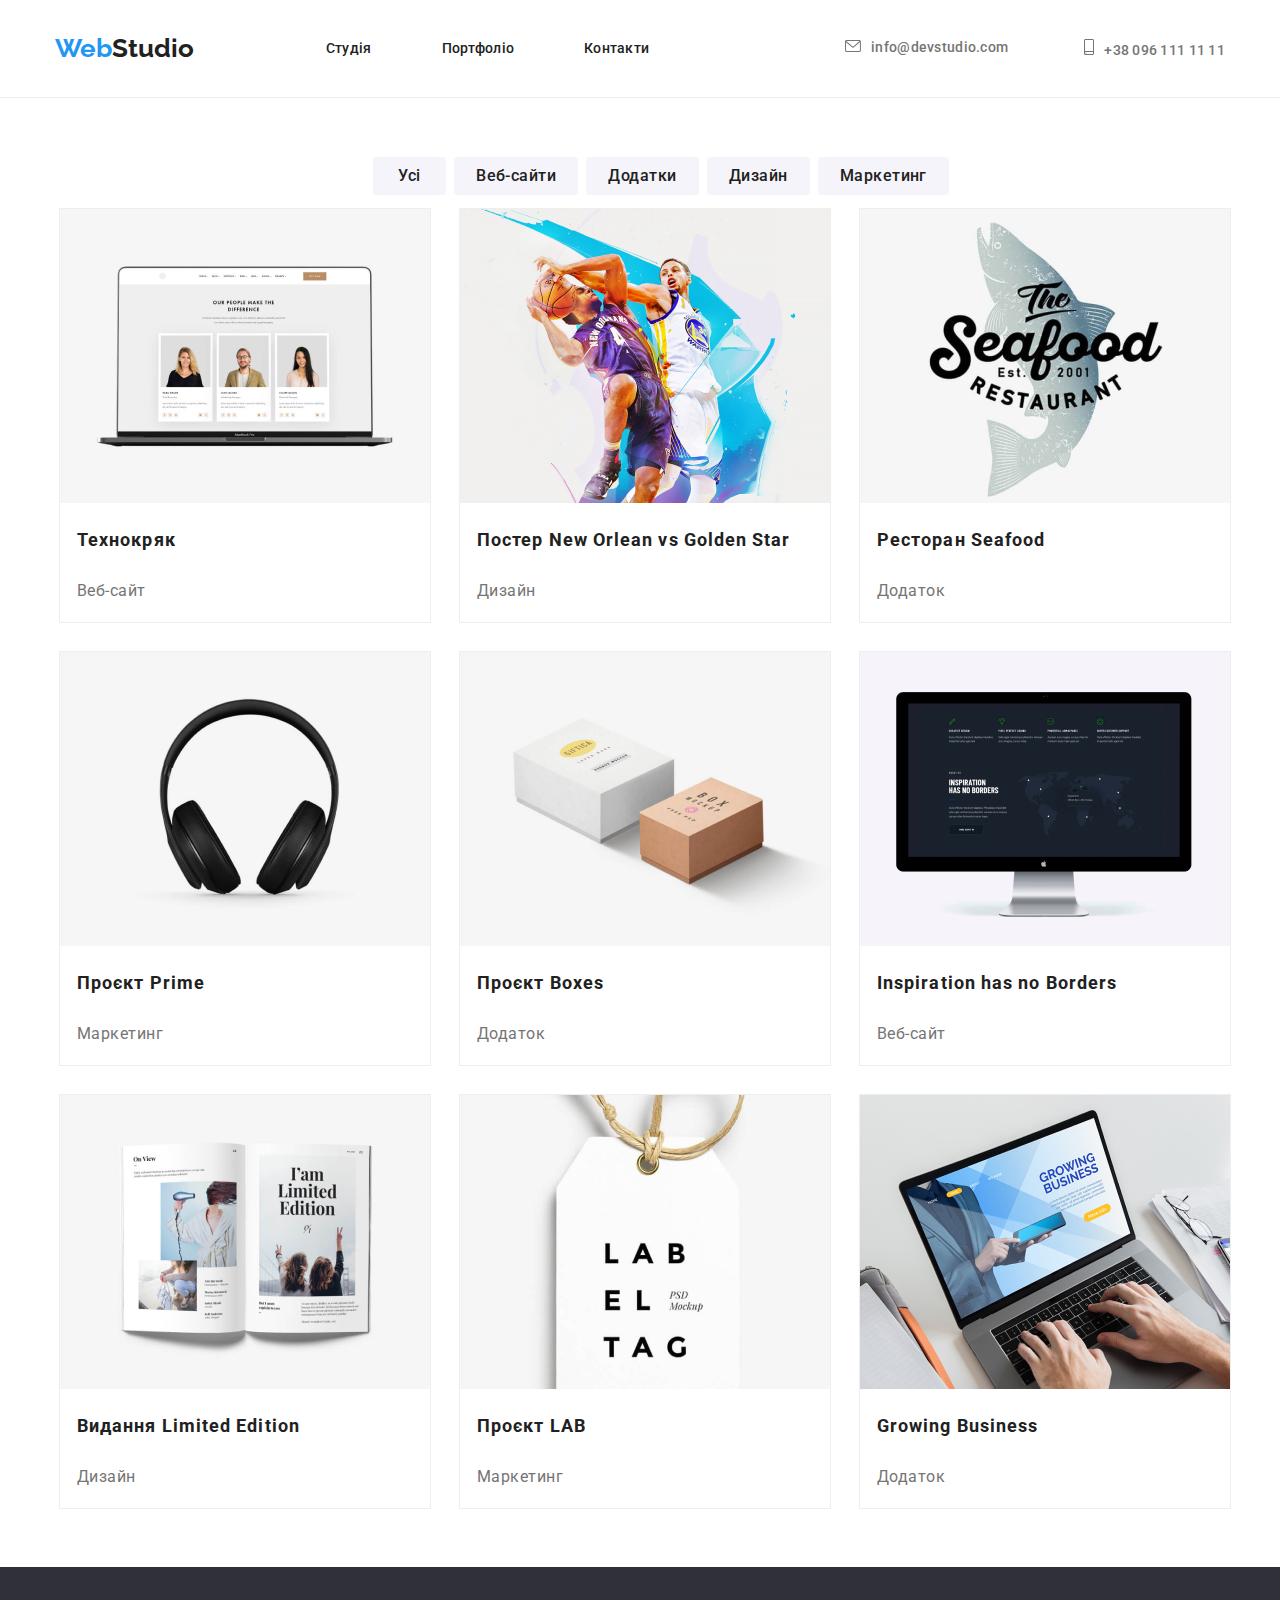
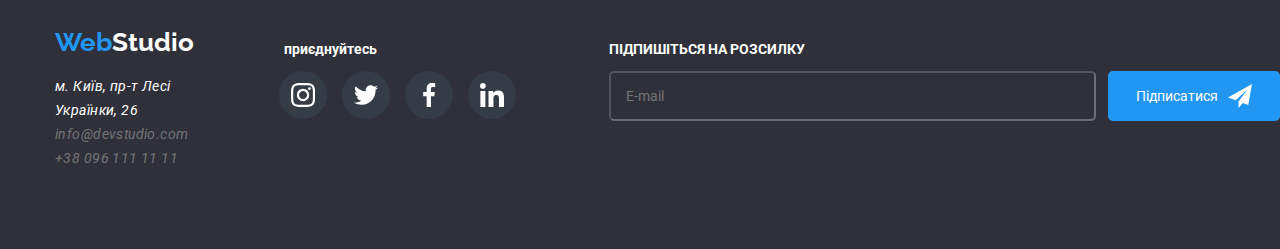
<file: portfolio.html>
<!DOCTYPE html>
<html lang="en">

<head>
  <meta charset="UTF-8" />
  <meta name="viewport" content="width=device-width, initial-scale=1.0" />
  <title>Портфоліо</title>
  <link rel="preconnect" href="https://fonts.googleapis.com">
  <link rel="preconnect" href="https://fonts.gstatic.com" crossorigin>
  <link href="https://fonts.googleapis.com/css2?family=Raleway:wght@700&family=Roboto:wght@400;500;700;900&display=swap"
    rel="stylesheet">
  <link rel="stylesheet" href="normalize.css">
  <link rel="stylesheet" href="style.css">
</head>

<body>
  <header class="header">
    <div class="container">
      <div class="flex-container">
        <a class="logo" href="index.html"><span class="blue">Web</span>Studio</a>
        <nav class="navigation">
          <ul class="navigation-list">
            <li class="navigation-item">
              <a class="navigation-link" href="index.html">
                Студія
                
              </a>
            </li>
            <li class="navigation-item">
              <a class="navigation-link" href="portfolio.html">Портфоліо</a>
            </li>
            <li class="navigation-item">
              <a class="navigation-link" href="#">Контакти</a>
            </li>
          </ul>
        </nav>
        <ul class="contacts">
          <li class="contacts-item">
            <a class="contacts-link" href="mailto:info@devstudio.com"><svg class="icon-header-mail"><use xlink:href="#icon-envelope"><symbol id="icon-envelope" viewBox="0 0 43 32">
              <path d="M38.667 0h-34.667c-2.206 0-4 1.794-4 4v24c0 2.206 1.794 4 4 4h34.667c2.206 0 4-1.794 4-4v-24c0-2.206-1.794-4-4-4zM38.667 2.667c0.181 0 0.353 0.038 0.511 0.103l-17.844 15.466-17.844-15.466c0.158-0.066 0.33-0.103 0.511-0.103h34.667zM38.667 29.333h-34.667c-0.736 0-1.333-0.598-1.333-1.333v-22.413l17.793 15.421c0.251 0.217 0.563 0.326 0.874 0.326s0.622-0.108 0.874-0.326l17.793-15.421v22.413c0 0.736-0.598 1.333-1.333 1.333z"></path>
              </symbol></use></svg>info@devstudio.com</a>
          </li>
          <li class="contacts-item">
            <a class="contacts-link" href="tel:+380961111111"><svg class="icon-header"><use xlink:href="#icon-smartphone"><symbol id="icon-smartphone" viewBox="0 0 20 32">
              <path d="M17 0h-14c-1.654 0-3 1.346-3 3v26c0 1.654 1.346 3 3 3h14c1.654 0 3-1.346 3-3v-26c0-1.654-1.346-3-3-3zM3 2h14c0.552 0 1 0.448 1 1v21h-16v-21c0-0.552 0.448-1 1-1zM17 30h-14c-0.552 0-1-0.448-1-1v-3h16v3c0 0.552-0.448 1-1 1z"></path>
              <path d="M4.707 27.478c0.391 0.365 0.391 0.956 0 1.321s-1.024 0.365-1.414 0c-0.391-0.365-0.391-0.956 0-1.321s1.024-0.365 1.414 0z"></path>
              </symbol></use></svg>+38 096 111 11 11</a>
          </li>
        </ul>
      </div>
    </div>
    </div>

  </header>
  <main>
    <section class="sub-hero">
      <div class="container">
        <ul class="sub-hero-list">
          <li class="sub-hero-item">
            <button class="sub-hero-btn">Усі</button>
          </li>
          <li class="sub-hero-item"><button class="sub-hero-btn">Веб-сайти</button></li>
          <li class="sub-hero-item"><button class="sub-hero-btn">Додатки</button></li>
          <li class="sub-hero-item"><button class="sub-hero-btn">Дизайн</button></li>
          <li class="sub-hero-item"><button class="sub-hero-btn">Маркетинг</button></li>
        </ul>
       
        <ul class="sub-hero-list-img">
         
            
          <li class="sub-hero-list-img-item">
            <div class="box">
              
              <img src="img/portfolio1.png" class="item-img" alt="portfolio1" />


              <div class="overlay">
                <p>Ресурс пропонує комплексні пропозиції з різним рівнем функціоналу та сервісів. Все це дозволить відвідувачу отримати вичерпні відомості про компанію чи приватну особу.<p>
              </div>
            </div>
           
            <div class="border">
              <h3 class="sub-hero-title">Технокряк</h3>
              <p class="sub-hero-position">Веб-сайт</p>
            </div>
           
          </li>
        
          <li class="sub-hero-list-img-item">
            <div class="box">
            <img src="img/portfolio2.png" alt="portfolio2">
            <div class="overlay">
              <p>Ресурс пропонує комплексні пропозиції з різним рівнем функціоналу та сервісів. Все це дозволить відвідувачу отримати вичерпні відомості про компанію чи приватну особу.<p>
            </div>
          </div>
            <div class="border">
              <h3 class="sub-hero-title">Постер New Orlean vs Golden Star</h3>
              <p class="sub-hero-position">Дизайн</p>
            </div>
          </li>
          <li class="sub-hero-list-img-item">
            <div class="box">
            <img src="img/portfolio3.png" alt="portfolio3">
            <div class="overlay">
              <p>Ресурс пропонує комплексні пропозиції з різним рівнем функціоналу та сервісів. Все це дозволить відвідувачу отримати вичерпні відомості про компанію чи приватну особу.<p>
            </div>
          </div>
            <div class="border">
              <h3 class="sub-hero-title">Ресторан Seafood</h3>
              <p class="sub-hero-position">Додаток</p>
            </div>
          </li>
          <li class="sub-hero-list-img-item">
            <div class="box">
              <img src="img/portfolio4.png" alt="portfolio4">
              <div class="overlay">
                <p>Ресурс пропонує комплексні пропозиції з різним рівнем функціоналу та сервісів. Все це дозволить відвідувачу отримати вичерпні відомості про компанію чи приватну особу.<p>
              </div>
            </div>
           
            <div class="border">
              <h3 class="sub-hero-title">Проєкт Prime</h3>
              <p class="sub-hero-position">Маркетинг</p>
            </div>
          </li>
          <li class="sub-hero-list-img-item">
            <div class="box">
              <img src="img/portfolio5.png" alt="portfolio5">
              <div class="overlay">
                <p>Ресурс пропонує комплексні пропозиції з різним рівнем функціоналу та сервісів. Все це дозволить відвідувачу отримати вичерпні відомості про компанію чи приватну особу.<p>
              </div>
            </div>
            <div class="border">
              <h3 class="sub-hero-title">Проєкт Boxes</h3>
              <p class="sub-hero-position">Додаток</p>
            </div>
          </li>
          <li class="sub-hero-list-img-item">
            <div class="box">
              <img src="img/portfolio6.png" alt="portfolio6">
              <div class="overlay">
                <p>Ресурс пропонує комплексні пропозиції з різним рівнем функціоналу та сервісів. Все це дозволить відвідувачу отримати вичерпні відомості про компанію чи приватну особу.<p>
              </div>
            </div>
            <div class="border">
              <h3 class="sub-hero-title">Inspiration has no Borders</h3>
              <p class="sub-hero-position">Веб-сайт</p>
            </div>
          </li>
          <li class="sub-hero-list-img-item">
            <div class="box">
              <img src="img/portfolio7.png" alt="portfolio8">
              <div class="overlay">
                <p>Ресурс пропонує комплексні пропозиції з різним рівнем функціоналу та сервісів. Все це дозволить відвідувачу отримати вичерпні відомості про компанію чи приватну особу.<p>
              </div>
            </div>
            <div class="border">
              <h3 class="sub-hero-title">Видання Limited Edition</h3>
              <p class="sub-hero-position">Дизайн</p>
            </div>
          </li>
          <li class="sub-hero-list-img-item">
            <div class="box">
              <img src="img/portfolio8.png" alt="portfolio8">
              <div class="overlay">
                <p>Ресурс пропонує комплексні пропозиції з різним рівнем функціоналу та сервісів. Все це дозволить відвідувачу отримати вичерпні відомості про компанію чи приватну особу.<p>
              </div>
            </div>
            <div class="border">
              <h3 class="sub-hero-title">Проєкт LAB</h3>
              <p class="sub-hero-position">Маркетинг</p>
            </div>
          </li>
          <li class="sub-hero-list-img-item">
            <div class="box">
              <img src="img/portfolio9.png" alt="portfolio9">
              <div class="overlay">
                <p>Ресурс пропонує комплексні пропозиції з різним рівнем функціоналу та сервісів. Все це дозволить відвідувачу отримати вичерпні відомості про компанію чи приватну особу.<p>
              </div>
            </div>
            <div class="border">
              <h3 class="sub-hero-title">Growing Business</h3>
              <p class="sub-hero-position">Додаток</p>
            </div>
          </li>
        </ul>
      </div>
    </section>
  </main>
  <footer class="footer">
    <div class="container">
      <div class="flex-footer">
        <div class="footer-left">
      <a class="footer-logo" href="index.html"><span class="blue">Web</span>Studio</a>
      <address class="address">
        <a class="address-location" href="#">м. Київ, пр-т Лесі Українки, 26</a><br>
        <a class="address-link" href="mailto:info@devstudio.com">info@devstudio.com</a><br>
        <a class="address-link" href="tel:+380961111111">+38 096 111 11 11</a>
      </address>
    </div>
      <div class="footer-social">
        <h3 class="footer-social-title">приєднуйтесь</h3>
        <article class="article-social">
          <a href="#" class="social-link">
            <svg class="footer-svg"><use xlink:href="#icon-instagram-2-1">
              <symbol id="icon-instagram-2-1" viewBox="0 0 32 32">
                <path d="M31.969 9.408c-0.075-1.7-0.35-2.869-0.744-3.882-0.406-1.075-1.032-2.038-1.851-2.838-0.8-0.813-1.769-1.444-2.832-1.844-1.019-0.394-2.182-0.669-3.882-0.744-1.713-0.081-2.257-0.1-6.601-0.1s-4.888 0.019-6.595 0.094c-1.7 0.075-2.869 0.35-3.882 0.744-1.075 0.406-2.038 1.031-2.838 1.85-0.813 0.8-1.444 1.769-1.844 2.832-0.394 1.019-0.669 2.182-0.744 3.882-0.081 1.713-0.1 2.257-0.1 6.601s0.019 4.888 0.094 6.595c0.075 1.7 0.35 2.869 0.744 3.882 0.406 1.075 1.038 2.038 1.85 2.838 0.8 0.813 1.769 1.444 2.832 1.844 1.019 0.394 2.182 0.669 3.882 0.744 1.706 0.075 2.25 0.094 6.595 0.094s4.888-0.019 6.595-0.094c1.7-0.075 2.869-0.35 3.882-0.744 2.151-0.832 3.851-2.532 4.682-4.682 0.394-1.019 0.669-2.182 0.744-3.882 0.075-1.707 0.094-2.251 0.094-6.595s-0.006-4.888-0.081-6.595zM29.087 22.473c-0.069 1.563-0.331 2.407-0.55 2.969-0.538 1.394-1.644 2.5-3.038 3.038-0.563 0.219-1.413 0.481-2.969 0.55-1.688 0.075-2.194 0.094-6.464 0.094s-4.782-0.019-6.464-0.094c-1.563-0.069-2.407-0.331-2.969-0.55-0.694-0.256-1.325-0.663-1.838-1.194-0.531-0.519-0.938-1.144-1.194-1.838-0.219-0.563-0.481-1.413-0.55-2.969-0.075-1.688-0.094-2.194-0.094-6.464s0.019-4.782 0.094-6.464c0.069-1.563 0.331-2.407 0.55-2.969 0.256-0.694 0.663-1.325 1.2-1.838 0.519-0.531 1.144-0.938 1.838-1.194 0.563-0.219 1.413-0.481 2.969-0.55 1.688-0.075 2.194-0.094 6.464-0.094 4.276 0 4.782 0.019 6.464 0.094 1.563 0.069 2.407 0.331 2.969 0.55 0.694 0.256 1.325 0.662 1.838 1.194 0.531 0.519 0.938 1.144 1.194 1.838 0.219 0.563 0.481 1.413 0.55 2.969 0.075 1.688 0.094 2.194 0.094 6.464s-0.019 4.77-0.094 6.458z"></path>
                <path d="M16.059 7.783c-4.538 0-8.22 3.682-8.22 8.22s3.682 8.22 8.22 8.22c4.539 0 8.22-3.682 8.22-8.22s-3.682-8.22-8.22-8.22zM16.059 21.335c-2.944 0-5.332-2.388-5.332-5.332s2.388-5.332 5.332-5.332c2.944 0 5.332 2.388 5.332 5.332s-2.388 5.332-5.332 5.332z"></path>
                <path d="M26.524 7.458c0 1.060-0.859 1.919-1.919 1.919s-1.919-0.859-1.919-1.919c0-1.060 0.859-1.919 1.919-1.919s1.919 0.859 1.919 1.919z"></path>
                </symbol>
            </use></svg>
          </a>
          <a href="#" class="social-link">
            <svg class="footer-svg"><use xlink:href="#icon-twitter-1-1"><symbol id="icon-twitter-1-1" viewBox="0 0 32 32">
              <path d="M32 6.078c-1.19 0.522-2.458 0.868-3.78 1.036 1.36-0.812 2.398-2.088 2.886-3.626-1.268 0.756-2.668 1.29-4.16 1.588-1.204-1.282-2.92-2.076-4.792-2.076-3.632 0-6.556 2.948-6.556 6.562 0 0.52 0.044 1.020 0.152 1.496-5.454-0.266-10.28-2.88-13.522-6.862-0.566 0.982-0.898 2.106-0.898 3.316 0 2.272 1.17 4.286 2.914 5.452-1.054-0.020-2.088-0.326-2.964-0.808 0 0.020 0 0.046 0 0.072 0 3.188 2.274 5.836 5.256 6.446-0.534 0.146-1.116 0.216-1.72 0.216-0.42 0-0.844-0.024-1.242-0.112 0.85 2.598 3.262 4.508 6.13 4.57-2.232 1.746-5.066 2.798-8.134 2.798-0.538 0-1.054-0.024-1.57-0.090 2.906 1.874 6.35 2.944 10.064 2.944 12.072 0 18.672-10 18.672-18.668 0-0.29-0.010-0.57-0.024-0.848 1.302-0.924 2.396-2.078 3.288-3.406z"></path>
              </symbol></use></svg>
          </a>
          <a href="#" class="social-link">
            <svg class="footer-svg"><use xlink:href="#icon-facebook-1-1"><symbol id="icon-facebook-1-1" viewBox="0 0 32 32">
              <path d="M21.329 5.313h2.921v-5.088c-0.504-0.069-2.237-0.225-4.256-0.225-4.212 0-7.097 2.649-7.097 7.519v4.481h-4.648v5.688h4.648v14.312h5.699v-14.311h4.46l0.708-5.688h-5.169v-3.919c0.001-1.644 0.444-2.769 2.735-2.769z"></path>
              </symbol></use></svg>
          </a>
          <a href="#" class="social-link">
            <svg class="footer-svg"><use xlink:href="#icon-linkedin-1-1"><symbol id="icon-linkedin-1-1" viewBox="0 0 32 32">
              <path d="M31.992 32v-0.001h0.008v-11.736c0-5.741-1.236-10.164-7.948-10.164-3.227 0-5.392 1.771-6.276 3.449h-0.093v-2.913h-6.364v21.364h6.627v-10.579c0-2.785 0.528-5.479 3.977-5.479 3.399 0 3.449 3.179 3.449 5.657v10.401h6.62z"></path>
              <path d="M0.528 10.636h6.635v21.364h-6.635v-21.364z"></path>
              <path d="M3.843 0c-2.121 0-3.843 1.721-3.843 3.843s1.721 3.879 3.843 3.879c2.121 0 3.843-1.757 3.843-3.879-0.001-2.121-1.723-3.843-3.843-3.843v0z"></path>
              </symbol></use></svg>
          </a>
      </article>
      

      </div>
      <div class="footer-right">
        <h3 class="footer-right-title">Підпишіться на розсилку</h3>
        <article class="footer-article-right">
            <form class="footer-form-right">
                <label>
                  <input class="footer-right-input" type="email" id="email" name="email" required="" placeholder="E-mail">
                </label>
                
            </form>
            <button type="button" class="footer-button-right">
                <g>Підписатися</g><svg class="footer-btn-icon"><use xlink:href="#icon-icon-send"><symbol id="icon-icon-send" viewBox="0 0 32 32">
                  <path d="M32 0l-32 18 10.227 3.788 15.773-14.788-11.998 16.186 0.010 0.004-0.012-0.004v8.814l5.735-6.691 7.265 2.691 5-28z"></path>
                  </symbol></use></svg>
            </button>
        </article>
    </div>
    </div>
    </div>
  </footer>
</body>

</html>
</file>
<file: style.css>
:root {
    --logo-color: #2196F3;
    --main-background-color: #2F303A;
    --font-color: #FFFFFF;
    --title-color: #212121;
    --nav-color: #757575;
    --team-background-color: #F5F4FA;
    --header-background-color: #ECECEC;
    --sub-hero-backgroundcolor: #EEEEEE;
    --timing-function: cubic-bezier(0.4, 0, 0.2, 1);
}



body {
    font-family: 'Roboto', sans-serif;
    font-size: 14px;
    font-weight: 400;

}

.header {
    padding: 25px 0;
    border-bottom: 1px solid #ececec;
}

.container {
    width: 1170px;
    padding: 0 15px;
    margin: 0 auto;
}

.flex-container {
    display: flex;
    justify-content: space-between;
    align-items: center;
}

.logo {
    font-family: 'Raleway', sans-serif;
    font-size: 26px;
    font-weight: 700;
    color: var(--title-color);
    text-decoration: none;
    width: 145px;
    font-size: 26px;
    line-height: 30.52px;
    letter-spacing: 3%;
}

.navigation-list {
    list-style: none;
    display: flex;
    justify-content: flex-start;
}

.navigation-item {
    margin-right: 70px;
    font-weight: 500;
    font-size: 14px;
    line-height: 16.41px;
    letter-spacing: 2%;
}

.blue {
    color: var(--logo-color);
}

.navigation-link {
    font-weight: 500;
    letter-spacing: 0.28px;
    color: var(--title-color);
    text-decoration: none;
    padding-bottom: 30px;
    transition: color 250ms var(--timing-function);
}

.navigation-link::after {
    position: absolute;
    left: 0;
    bottom: 0;
    display: block;
    width: 100%;
    height: 4px;
    background-color: var(--logo-color);
    border-radius: 2px;
}

.navigation-link:hover,
.navigation-link:focus {
    color: var(--logo-color);
    border-bottom: 4px solid var(--logo-color);
}

.contacts {
    list-style: none;
    display: flex;
}

.contacts-item:not(:last-child) {
    margin-right: 76px;
}

.contacts-link {
    font-weight: 500;
    letter-spacing: 0.28px;
    color: var(--nav-color);
    text-decoration: none;
    transition: color 250ms var(--timing-function);
}

.icon-header-mail {
    fill: #757575;
    width: 16px;
    height: 12px;
    padding-right: 10px;
}

.contacts-link:hover .icon-header-mail{
    fill: #2196F3;
}

.icon-header {
    fill: #757575;
    width: 10px;
    height: 16px;
    padding-right: 10px;
}

.contacts-link:hover .icon-header{
    fill: var(--logo-color);
}

.contacts-link:hover,
.contacts-link:focus {
    color: var(--logo-color);
}

.hero {
    background-color: var(--main-background-color);
    padding: 200px 0;
    background-image: url(img/Img.png);
    background-size: cover;
    opacity: 0.9;
    background-image: radial-gradient();
}

.hero-title {
    text-align: center;
    font-size: 44px;
    font-weight: 900;
    letter-spacing: 2.64px;
    line-height: 136%;
    text-transform: uppercase;
    color: var(--font-color);
}

.hero-btn {
    text-align: center;
    font-size: 16px;
    font-weight: 700;
    line-height: 187%;
    letter-spacing: 0.96px;
    border-radius: 4px;
    background-color: var(--logo-color);
    margin: 0 auto;
    display: block;
    color: var(--team-background-color);
    transition: all 300ms cubic-bezier(.23, 1, 0.32, 1);
}

.backdrop{
    position: fixed;
    top: 0;
    left: 0;
    width: 100%;
    height: 100%;
    background-color: rgba(0, 0, 0, 0.5);
    opacity: 1;
    transition: opacity 250ms cubic-bezier(0.470, 0.000, 0.745, 0.715);
    visibility: visible;
}
.backdrop.is-hidden {
    opacity: 0;
    visibility: hidden;
    pointer-events: none
}

.modal{
    position: relative;
    top: 50%;
    left: 50%;
    transform: translate(-50%, -50%);
    display: flex;
    align-items: center;
    justify-content: center;
    height: 100%;
    transform: scale(1) translate(-50%, -50%);
    transition: transform 250ms cubic-bezier(0.470, 0.000, 0.745, 0.715);
}
.modal {
    padding: 33px 15px;
}
.modal-container {
    position: relative;
    padding: 40px 39px 40px 41px;
    max-height: 581px;
    height: 100%;
    max-width: 528px;
    width: 100%;
    background-color: var(--font-color);
    box-shadow: 0px 1px 3px rgba(0,0,0,.12), 0px 1px 1px rgba(0,0,0,.14), 0px 2px 1px rgba(0,0,0,.2);
    border-radius: 4px;
}
.modal-close {
    position: absolute;
    top: 8px;
    right: 8px;
}
.button-close {
    display: flex;
    align-items: center;
    justify-content: center;
    padding: 0;
    width: 30px;
    height: 30px;
    border: 1px solid rgba(0, 0, 0, .1);
    border-radius: 50%;
    background-color: var(--font-color);
    cursor: pointer;
    background-size: contain;
    fill: #000;
    transition: fill 250ms var(--timing-function);
}
.modal-title {
    font-weight: 700;
    font-size: 20px;
    line-height: 1.15;
    text-align: center;
   
    color: var(--title-color);
    margin-bottom: 12px;
}

.modal .close {
    position: absolute;
    top: 10px;
    right: 10px;
    border-radius: 30px;
    width: 20px;
    height: 20px;
    cursor: pointer;
    background-color: #f5f5f5;
    border-color: #FFFFFF;
    border: 0px solid;
}
.modal form {
    display: flex;
    flex-direction: column;
}
.form-modal {
    margin-left: 30px;
}
.modal label {
    margin-bottom: 5px;
    font-weight: bold;
    font-size: 12px;
    color: #757575;
    font-weight: 300px;
}
.div-modal-icon-input {
    position: relative;
}
.modal input, .modal textarea {
    padding: 10px;
    margin-bottom: 15px;
    border: 1px solid #ccc;
    border-radius: 4px;
    font-size: 14px;
}
.input-modal {
    width: 448px;
}
.div-modal-icon-svg {
    position: absolute;
    top: 127px;
    left: 62px;
}
.modal input, .modal textarea {
    padding: 10px;
    margin-bottom: 15px;
    border: 1px solid #ccc;
    border-radius: 4px;
    font-size: 14px;
}
.div-modal-icon-svg-2 {
    position: absolute;
    top: 200px;
    left: 62px;
}
.div-modal-icon-svg-3 {
    position: absolute;
    top: 271px;
    left: 62px;
}
.modal textarea {
    resize: vertical;
}
.textarea-modal {
    width: 448px;
    height: 100px;
}
textarea {
    overflow: auto;
}
.modal .checkbox-label {
    display: flex;
    margin-bottom: 15px;
    display: flex;
    justify-content: center;
    font-size: 14px;
}
.modal .button-modal-list {
    top: 10px;
    right: 10px;
    background: none;
    border: none;
    font-size: 20px;
    cursor: pointer;
    background-color: var(--logo-color);
    color: #FFFFFF;
}
.button-modal-list {
    width: 200px;
    height: 50px;
    margin-left: 156px;
}
.checkbox-label a {
    color: var(--logo-color);
    border-bottom: 1px solid var(--logo-color);
    text-decoration: none;
}
.modal .close:hover {
    color: var(--logo-color);
}
.modal input:hover  {
    border-color: #2196F3;
}
.div-modal-icon-svg:hover .svg-modal-icon {
    fill: #2196F3;
}
.svg-modal-icon{
    width: 18px;
    height: 18px;
    fill: #212121;
    position: absolute;
    top: 22px;
    left: 15px;
    transform: translateY(-50%);
    transition: fill 250ms var(--timing-function);
}
.div-modal-icon-svg-2:hover .svg-modal-icon {
    fill: #2196F3;
}
.div-modal-icon-svg-3:hover .svg-modal-icon {
    fill: #2196F3;
}
.info {
    padding-top: 94px;
    padding-bottom: 94px;
}

.info-list {
    padding: 94px 0;
    display: flex;
    justify-content: space-between;
    list-style: none;
}

.info-item {
    margin: 0 30px;
}

.list-item:nth-child(1)::before {
    content: url("img/antenna\ 1.svg");
    display: flex;
    width: 270px;
    height: 120px;
    justify-content: center;
    background-color: var(--team-background-color);
    align-items: center;
}

.list-item:nth-child(2)::before {
    content: url("img/clock\ 1.svg");
    display: flex;
    width: 270px;
    height: 120px;
    justify-content: center;
    background-color: var(--team-background-color);
    align-items: center;
}

.list-item:nth-child(3)::before {
    content: url("img/diagram\ 1.svg");
    display: flex;
    width: 270px;
    height: 120px;
    justify-content: center;
    background-color: var(--team-background-color);
    align-items: center;
}

.list-item:nth-child(4)::before {
    content: url("img/astronaut\ 1.svg");
    display: flex;
    width: 270px;
    height: 120px;
    justify-content: center;
    background-color: var(--team-background-color);
    align-items: center;
}

.list-title {
    font-size: 14px;
    font-weight: 700;
    letter-spacing: 0.42px;
    text-transform: uppercase;
    color: var(--title-color);

}



.list-text {
    font-size: 14px;
    font-weight: 400;
    line-height: 171.429%;
    letter-spacing: 0.42px;
    color: var(--nav-color);

}




.our-team-worker-description h3 {
    font-weight: 500;
    font-size: 16px;
    line-height: 1.18;
}

.our-team-worker-description p {
    font-weight: 400;
    font-size: 16px;
    line-height: 1.18;
}

.what-we-work {
    padding-bottom: 94px;
}

.what-we-work-img {
    display: flex;
    justify-content: space-between;
}



.our-team-list {
    display: flex;
    justify-content: space-between;
}


figure.our-team-item {
    margin: 0;
    width: 270px;
    text-align: center;
}

.our-team-item img {
    width: 100%;
}

.our-team {
    padding: 50px 0;
    background-color: var(--whitegray-color);
}

.our-team-item {
    background-color: white;
}

.our-team-item {
    box-shadow: 0px 4px 8px 3px rgba(0, 0, 0, 0.19);
}

.our-team-item {
    box-shadow: 0px 4px 8px 3px rgba(0, 0, 0, 0.19);
}

.work-title {
    text-align: center;
    font-size: 36px;
    font-weight: 700;
    letter-spacing: 1.08px;
    color: var(--title-color);

    margin-bottom: 50px;
}

.work-list {
    list-style: none;
    padding: 36px 0;
    display: flex;
}

.what-we-work-img {
    display: flex;
    justify-content: space-between;
}

.what-we-work-img-div {
    position: relative;
}

.work-img {
    width: 100%;
    height: 100%;
    object-fit: cover;
    display: block;
}

.work-text {
    color: var(--font-color);
    position: absolute;
    left: 0;
    bottom: 0;
    background-color: rgb(33, 33, 33, 0.6);
    width: 89%;
    text-align: center;
    text-transform: uppercase;
    font-size: 14px;
    font-family: 'Roboto', sans-serif;
    font-weight: 700;
    display: block;
    padding: 20px;
    margin: 0;
}

.our-team {
    padding-top: 94px;
    padding-bottom: 94px;
    background-color: var(--team-background-color);
}

.our-team-title {
    color: var(--title-color);
    font-weight: 700;
    font-size: 36px;
    line-height: 1.17;
    text-align: center;
    margin-bottom: 50px;
}

.our-team-list {
    display: flex;
    justify-content: space-between;
}

figure.our-team-item {
    margin: 0;
    width: 270px;
    text-align: center;
}

.our-team-item img {
    width: 100%;
    border-style: none;
}

.our-team-div-svg {
    display: flex;
    justify-content: space-around;
    padding-top: 10px;
    padding-bottom: 40px;
}

.social-icon-list {
    display: flex;
    list-style: none;
    padding: 0;
}

.social-icon-list-item {
    text-decoration: none;
}

.social-team-link {
    padding: 10px;
    height: 20px;
    display: block;
    border-radius: 50%;
    transition: color 250ms var(--timing-function), background-color 250ms var(--timing-function);
}


.our-team-svg {
    width: 20px;
    height: 20px;
    fill: #AFB1B8;
}

.social-team-link:hover .our-team-svg {
    fill: white;


}



.social-team-link:hover {
    background-color: #2196F3;
    
    fill: white;
}

.social-link:hover {
    background-color: #2196F3;
    border-radius: 30px;
    fill: white;
}

.social-icon-list-item:hover {
    fill: white;
}

.container-clients {
    width: 100%;
    max-width: 1200px;
    padding-left: 15px;
    padding-right: 15px;
    margin-left: auto;
    margin-right: auto;
}

.clients {
    padding-top: 94px;
    padding-bottom: 82px;
}

.title-clients {
    text-align: center;
    font-size: 36px;
    font-weight: 700;
    letter-spacing: 1.08px;
    color: var(--title-color);
    margin-bottom: 50px;
    padding-top: 94px;
}

.clients-list {
    display: flex;
    gap: 30px;
    list-style: none;
}

.clients-list-item {

    display: flex;
}

.clients-link {
    display: flex;
    width: 170px;
    height: 92px;
    border: 1px solid #AFB1B8;
    border-radius: 4px;
    justify-content: center;
    align-items: center;
    color: #AFB1B8;
    
}

.item-svg {
    
    width: 170px;
    height: 92px;
    transition: fill 250ms, border 250ms;

}

.item-svg:hover {
    border: 1px solid rgba(33, 150, 243, 1);
    fill: #2196F3;
    transition: fill 250ms, border 250ms;

}

.item-svg {
    fill: #AFB1B8;

}

.footer {
    background-color: var(--main-background-color);
    padding: 60px 0;
}

.flex-footer {
    display: flex;
    justify-content: flex-start;
}

.footer-logo {
    color: var(--font-color);
    font-family: 'Raleway', sans-serif;
    font-size: 26px;
    font-weight: 700;
    text-decoration: none;
    width: 145px;
    font-size: 26px;
    line-height: 30.52px;
    letter-spacing: 3%;
}

.address {
    padding: 18px 0;
}

.address-location {
    color: var(--font-color);
    font-size: 14px;
    font-weight: 400;
    line-height: 171.429%;
    letter-spacing: 0.42px;
    text-decoration: none;
}

.address-link {
    color: var(--nav-color);
    font-size: 14px;
    font-weight: 400;
    line-height: 171.429%;
    letter-spacing: 0.42px;
    text-decoration: none;
}

.footer-social {
    margin-left: 70px;
}

.footer-social-title {
    color: #FFFFFF;
    font-size: 14px;
    margin-left: 20px;
}

.social-icon-list {
    display: flex;
    justify-content: center;
}

.article-social {
    display: flex;
    justify-content: center;
}

.social-link {
    fill: #FFFFFF;
    width: 24px;
    height: 24px;
    padding: 12px;
    margin-left: 15px;
    background-color: rgb(53, 60, 69);
    border-radius: 30px;
    transition: background-color 250ms;
}

.social-link:hover {}

.footer-svg {
    width: 24px;
    height: 24px;
}

.footer-right {
    margin-left: 93px;
}

.footer-right-title {
    color: var(--font-color);
    font-size: 14px;
    text-transform: uppercase;
}

.footer-article-right {
    display: flex;
}

.footer-right-input {
    padding: 15px 290px 15px 15px;
    background-color: #2F303A;
    border-color: rgb(255, 255, 255, 0.3);
    border-radius: 5px;
}

.footer-button-right {
    margin-left: 12px;
    padding: 10px 28px;
    align-items: center;
    border: 0px;
    background-color: var(--logo-color);
    color: var(--font-color);
    border-radius: 5px;
    display: flex;
    justify-content: center;
}

.footer-btn-icon {
    margin-left: 10px;
    fill: #FFFFFF;
    width: 24px;
    height: 24px;
}









.sub-hero {
    padding: 45px;
}

.sub-hero-list {
    list-style: none;
    display: flex;
    justify-content: center;
    max-width: 1200px;

}

.sub-hero-item {
    margin-right: 8px;
}

.sub-hero-btn:hover {
    background-color: var(--logo-color);

    box-shadow: 0px 3px 1px rgba(0, 0, 0, 0.1), 0px 1px 2px rgba(0, 0, 0, 0.08), 0px 2px 2px rgba(0, 0, 0, 0.12);
    border-radius: 4px;
    color: var(--font-color);
}

.sub-hero-btn {
    display: inline-block;
    border: none;
    border-radius: 4px;
    padding: 6px 22px;
    min-width: 73px;
    cursor: pointer;
    background-color: var(--team-background-color);
    color: var(--title-color);
    font-family: inherit;
    font-weight: 500;
    font-size: 16px;
    line-height: 1.62;
    text-align: center;
    letter-spacing: 0.03em;
    transition: background-color 250ms, color 250ms;

}

.sub-hero-title {
    font-size: 18px;
    font-weight: 700;
    line-height: 200%;
    letter-spacing: 1.08px;
    color: var(--title-color);
}

.sub-hero-list-img {
    list-style: none;
    display: flex;
    flex-wrap: wrap;

    max-width: 1200px;
    gap: 30px;
    padding: 0;

}

.sub-hero-list-img-item:hover {
    -webkit-box-shadow: 0px 10px 13px -7px #000000, 0px 8px 12px -5px rgba(0, 0, 0, 0);
    box-shadow: 0px 10px 13px -7px #000000, 0px 8px 12px -5px rgba(0, 0, 0, 0);
}

.sub-hero-list-img-item {
    outline: var(--sub-hero-backgroundcolor) 0.5px solid;

    flex-basis: calc((100% - 60px) / 3);
}

.border {
    padding: 0 17px;
}

.sub-hero-position {
    color: var(--nav-color);
    font-size: 16px;
    font-weight: 400;
    line-height: 187.5%;
    letter-spacing: 0.48px;
}

img {
    width: 100%;
}

.box {
    position: relative;
    width: 370px;
    height: 295px;
    margin: 0 auto;
    overflow: hidden;
}

.overlay {
    position: absolute;
    top: 0;
    left: 0;
    width: 100%;
    height: 100%;
    background-color: #2196F3;
    opacity: 90%;
    transform: translateY(100%);
    transition: transform 250ms
}

.sub-hero-list-img-item:hover .overlay {
    transform: translatey(0);
}

.overlay p {
    font-size: 18px;
    font-weight: 400;
    line-height: 28px;
    letter-spacing: 0.03em;
    text-align: left;
    color: var(--font-color);
    padding: 25px;
}
</file>
